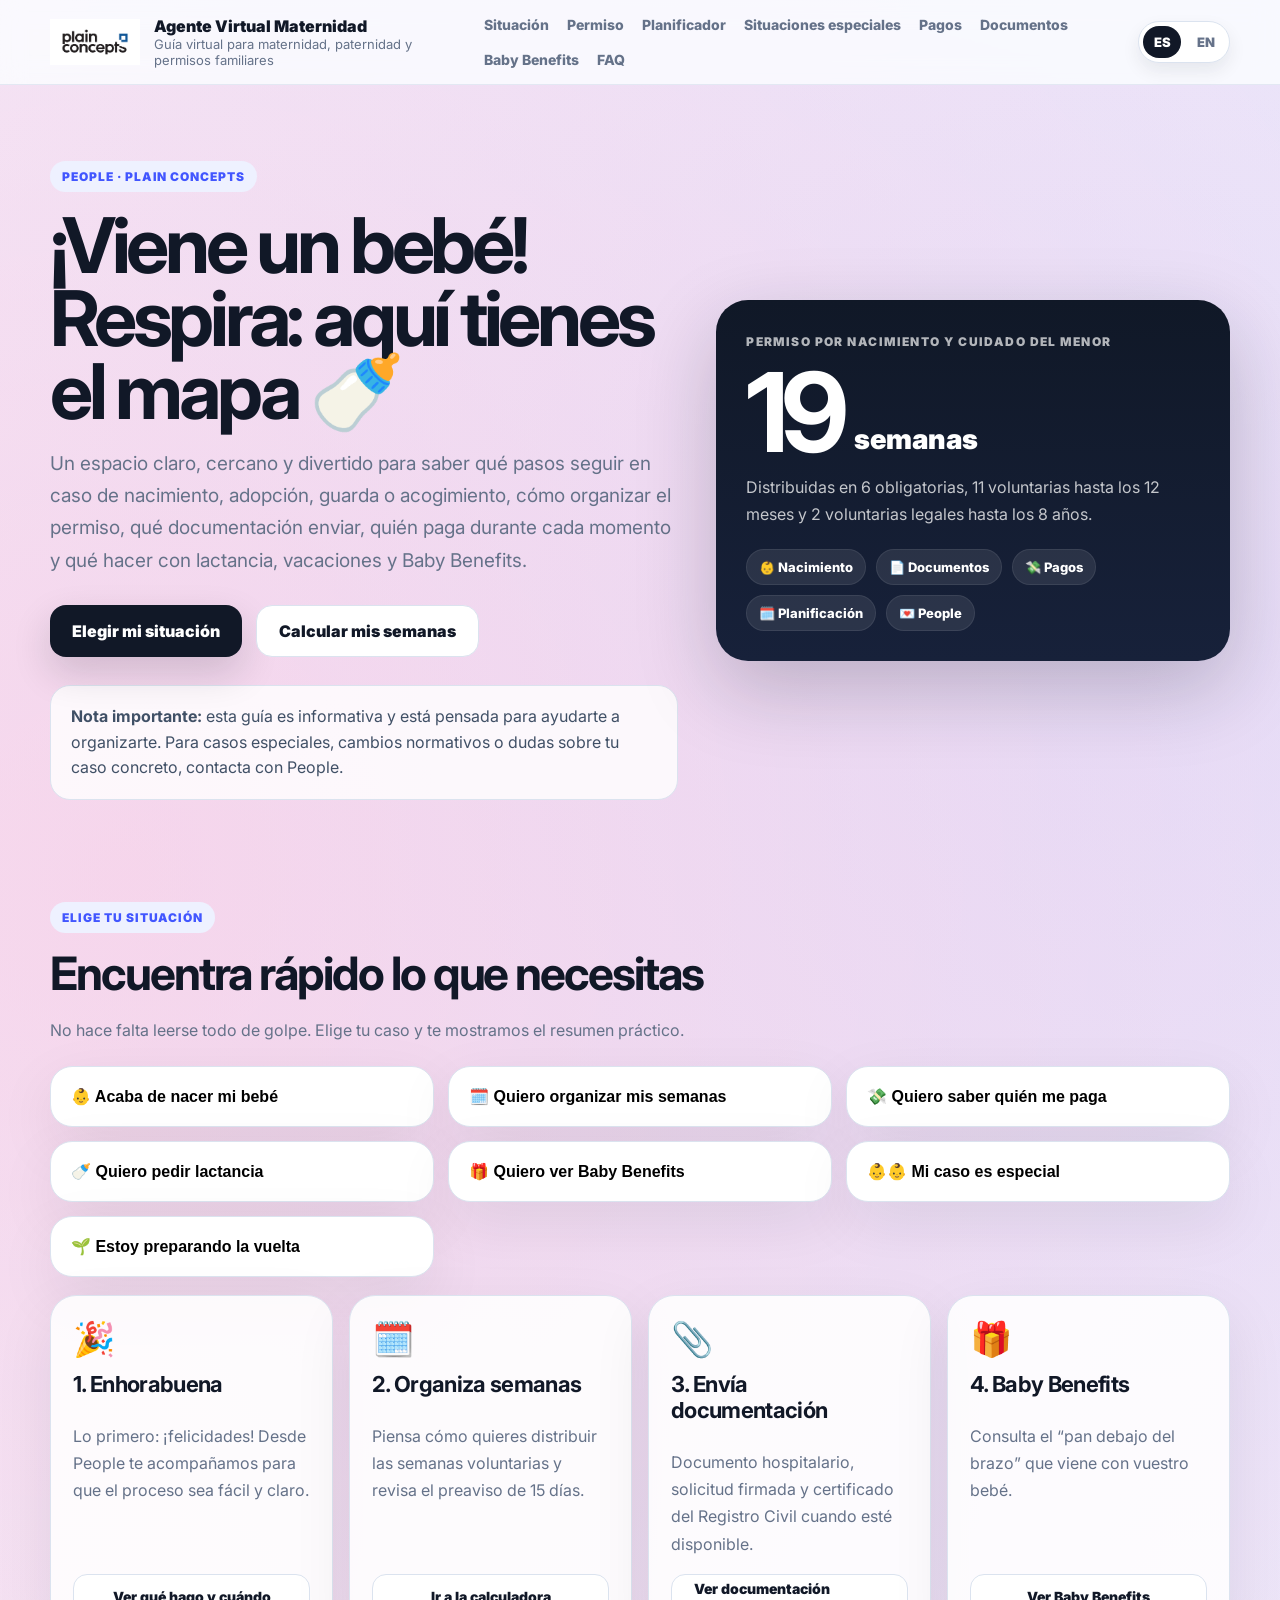
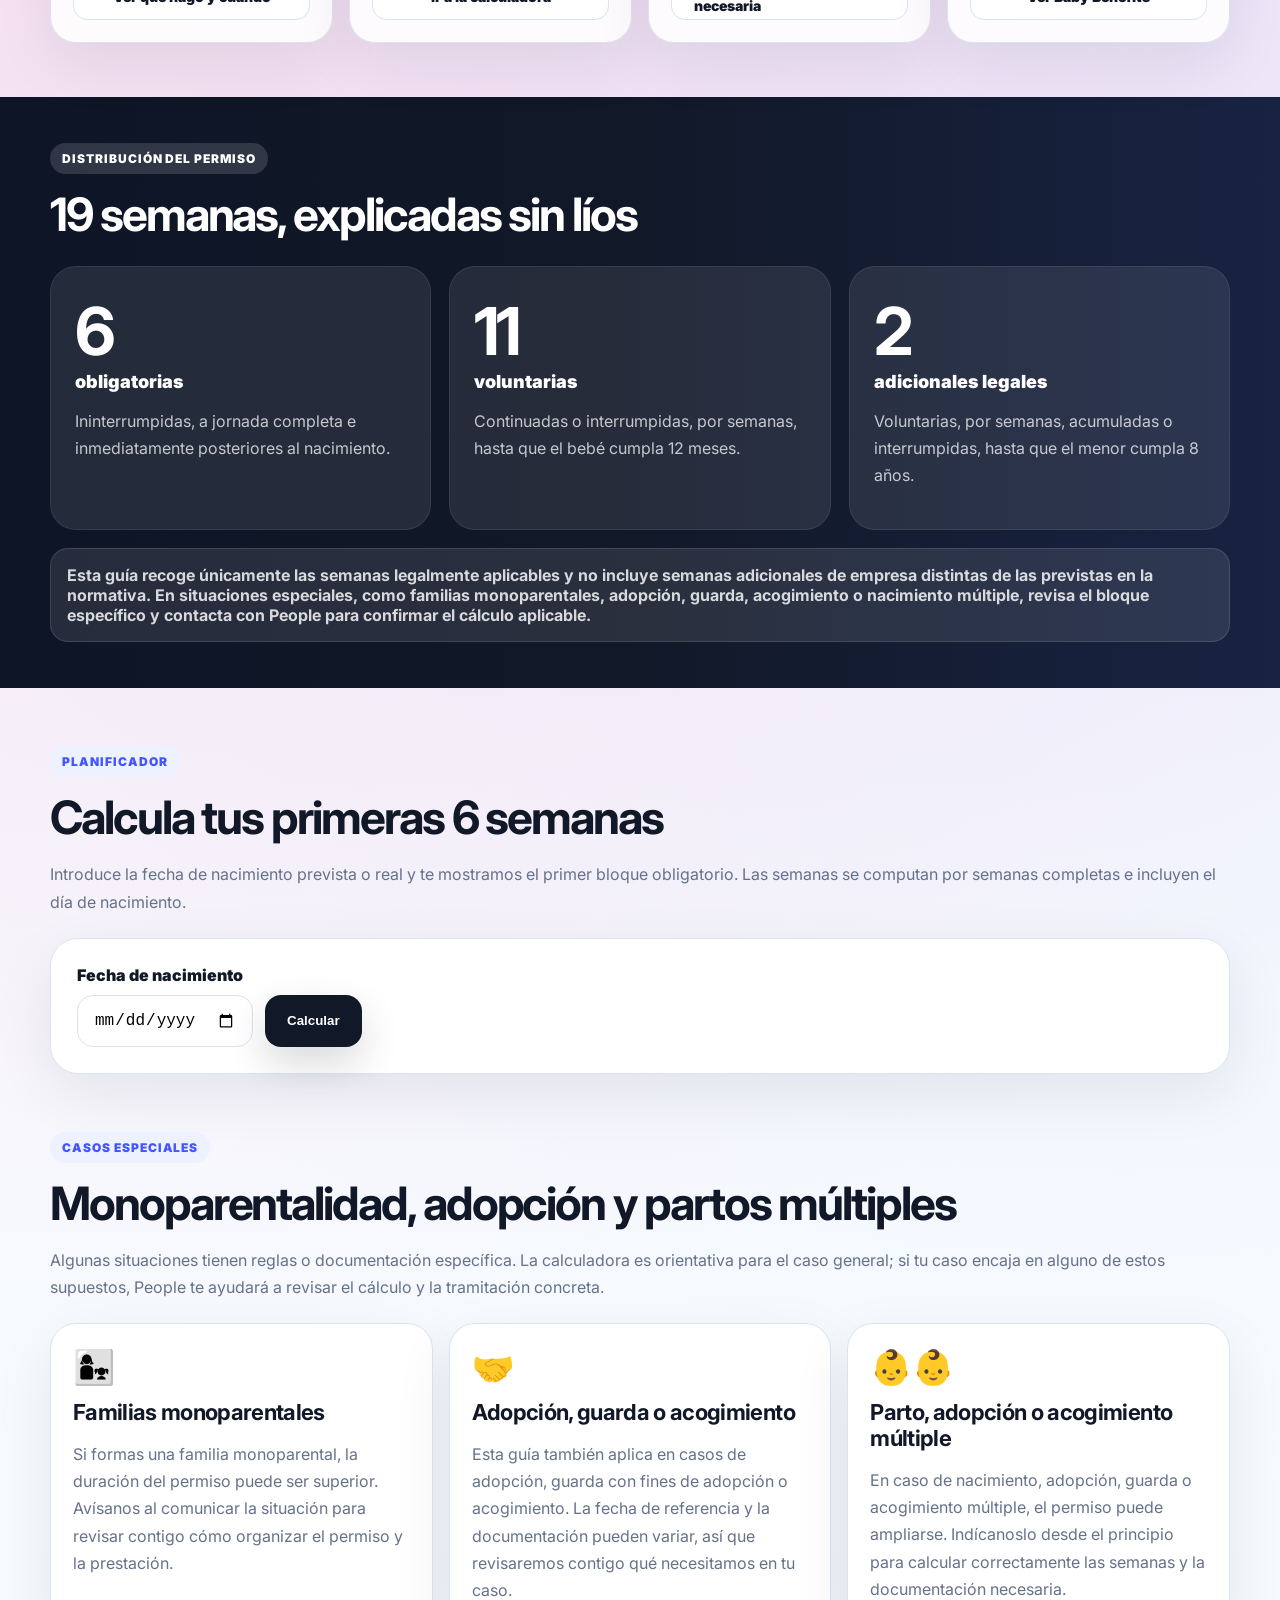
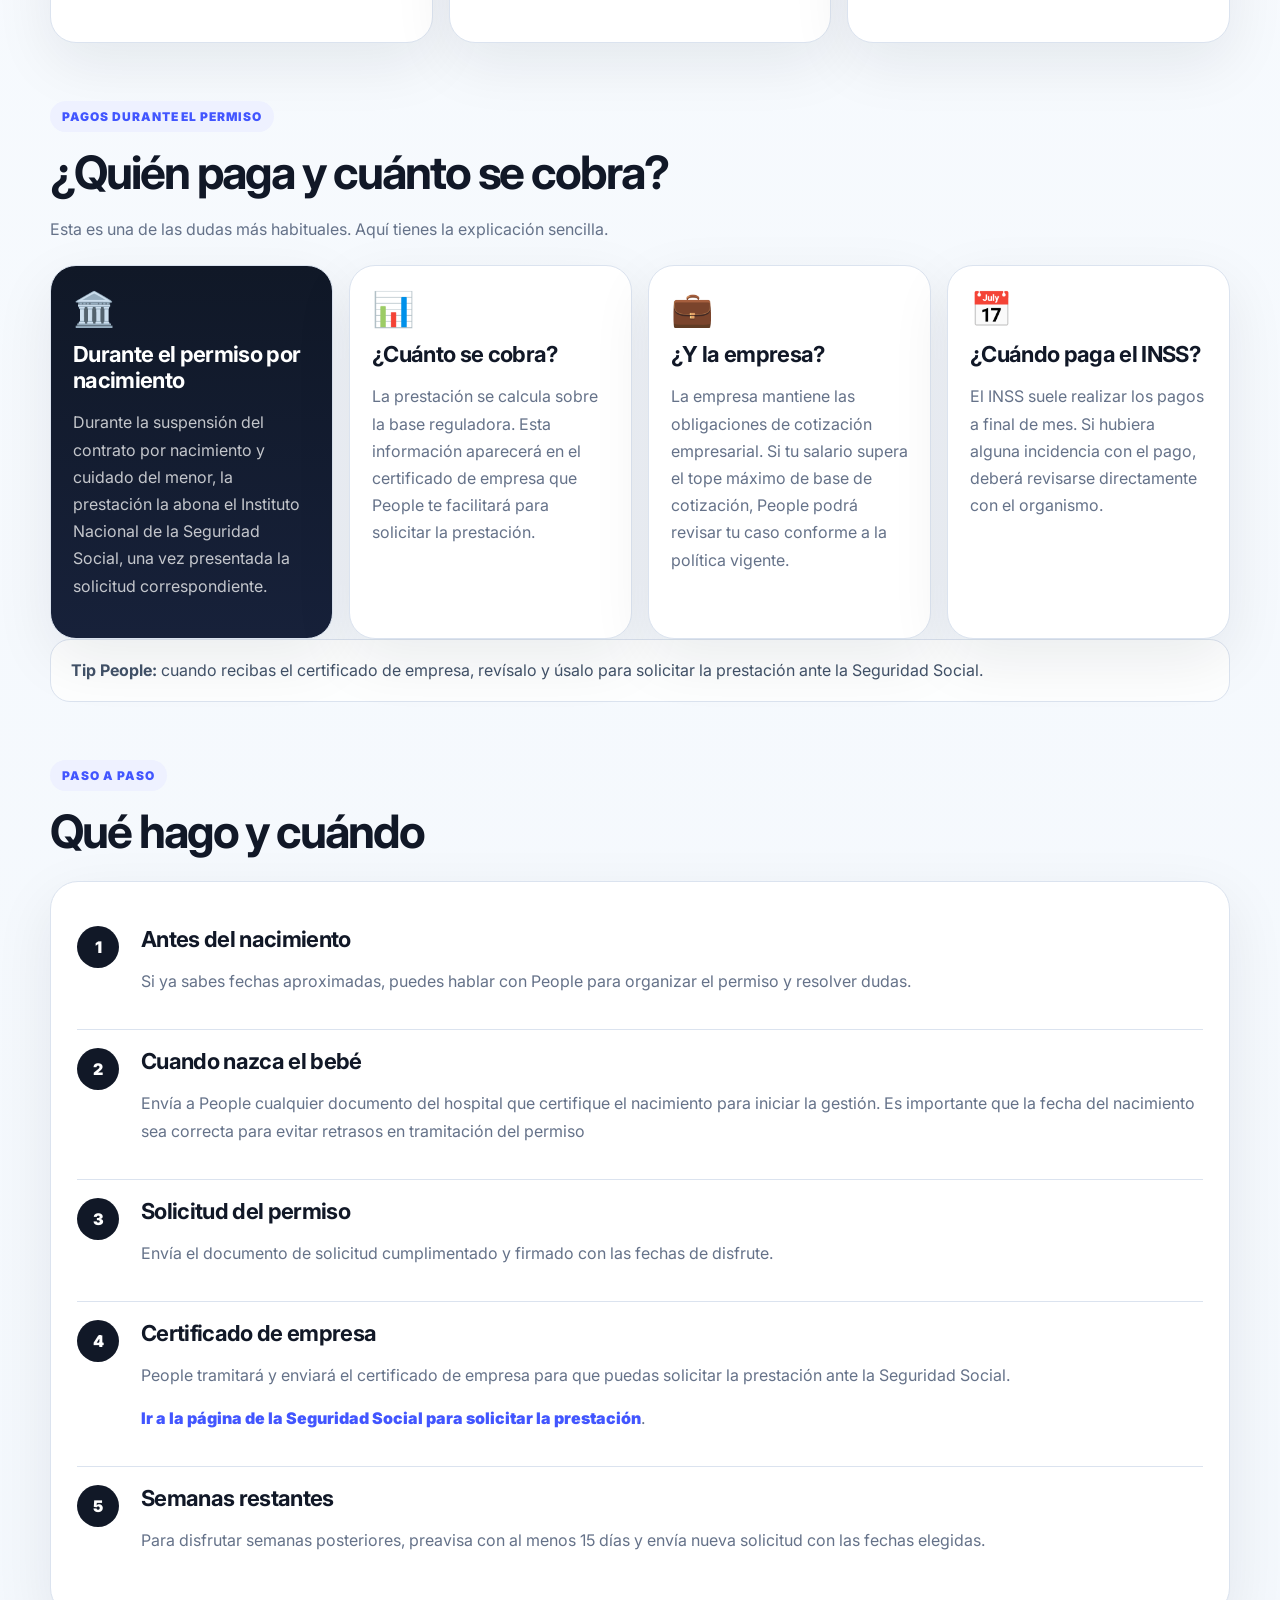
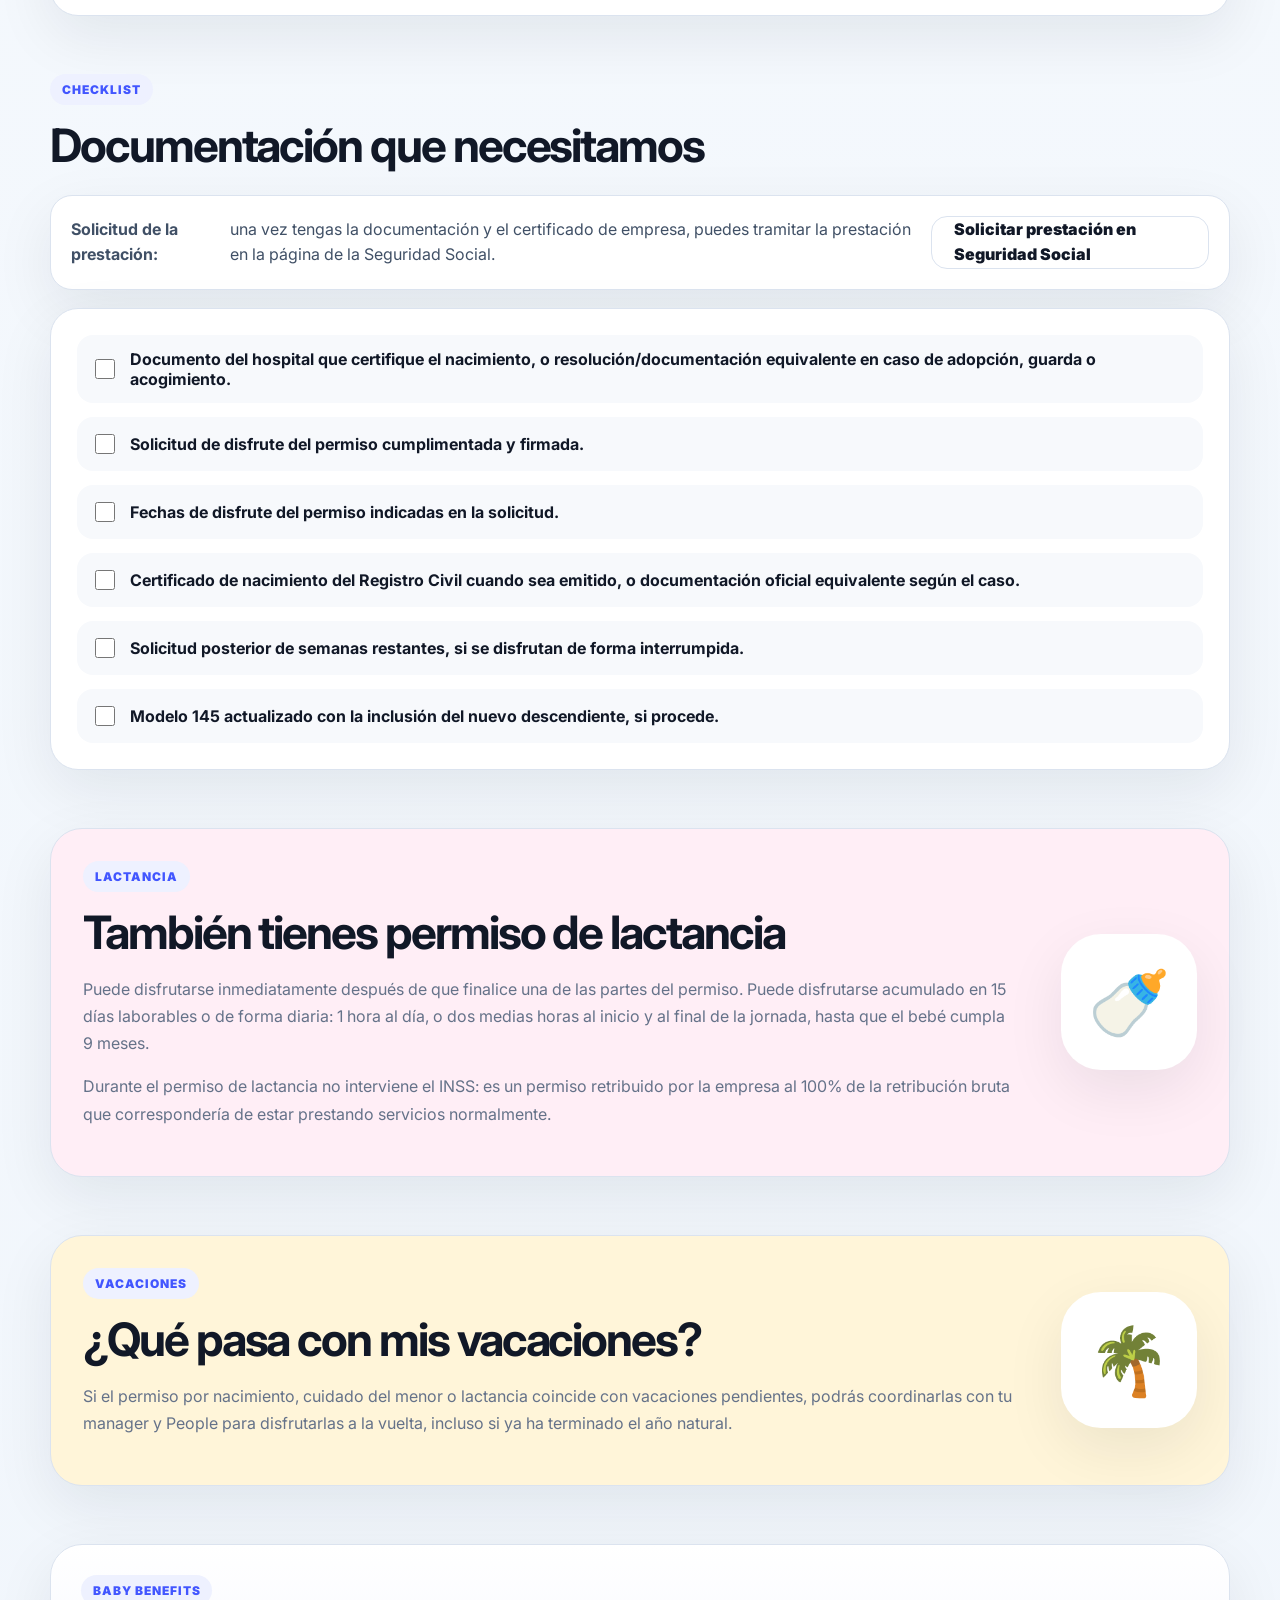
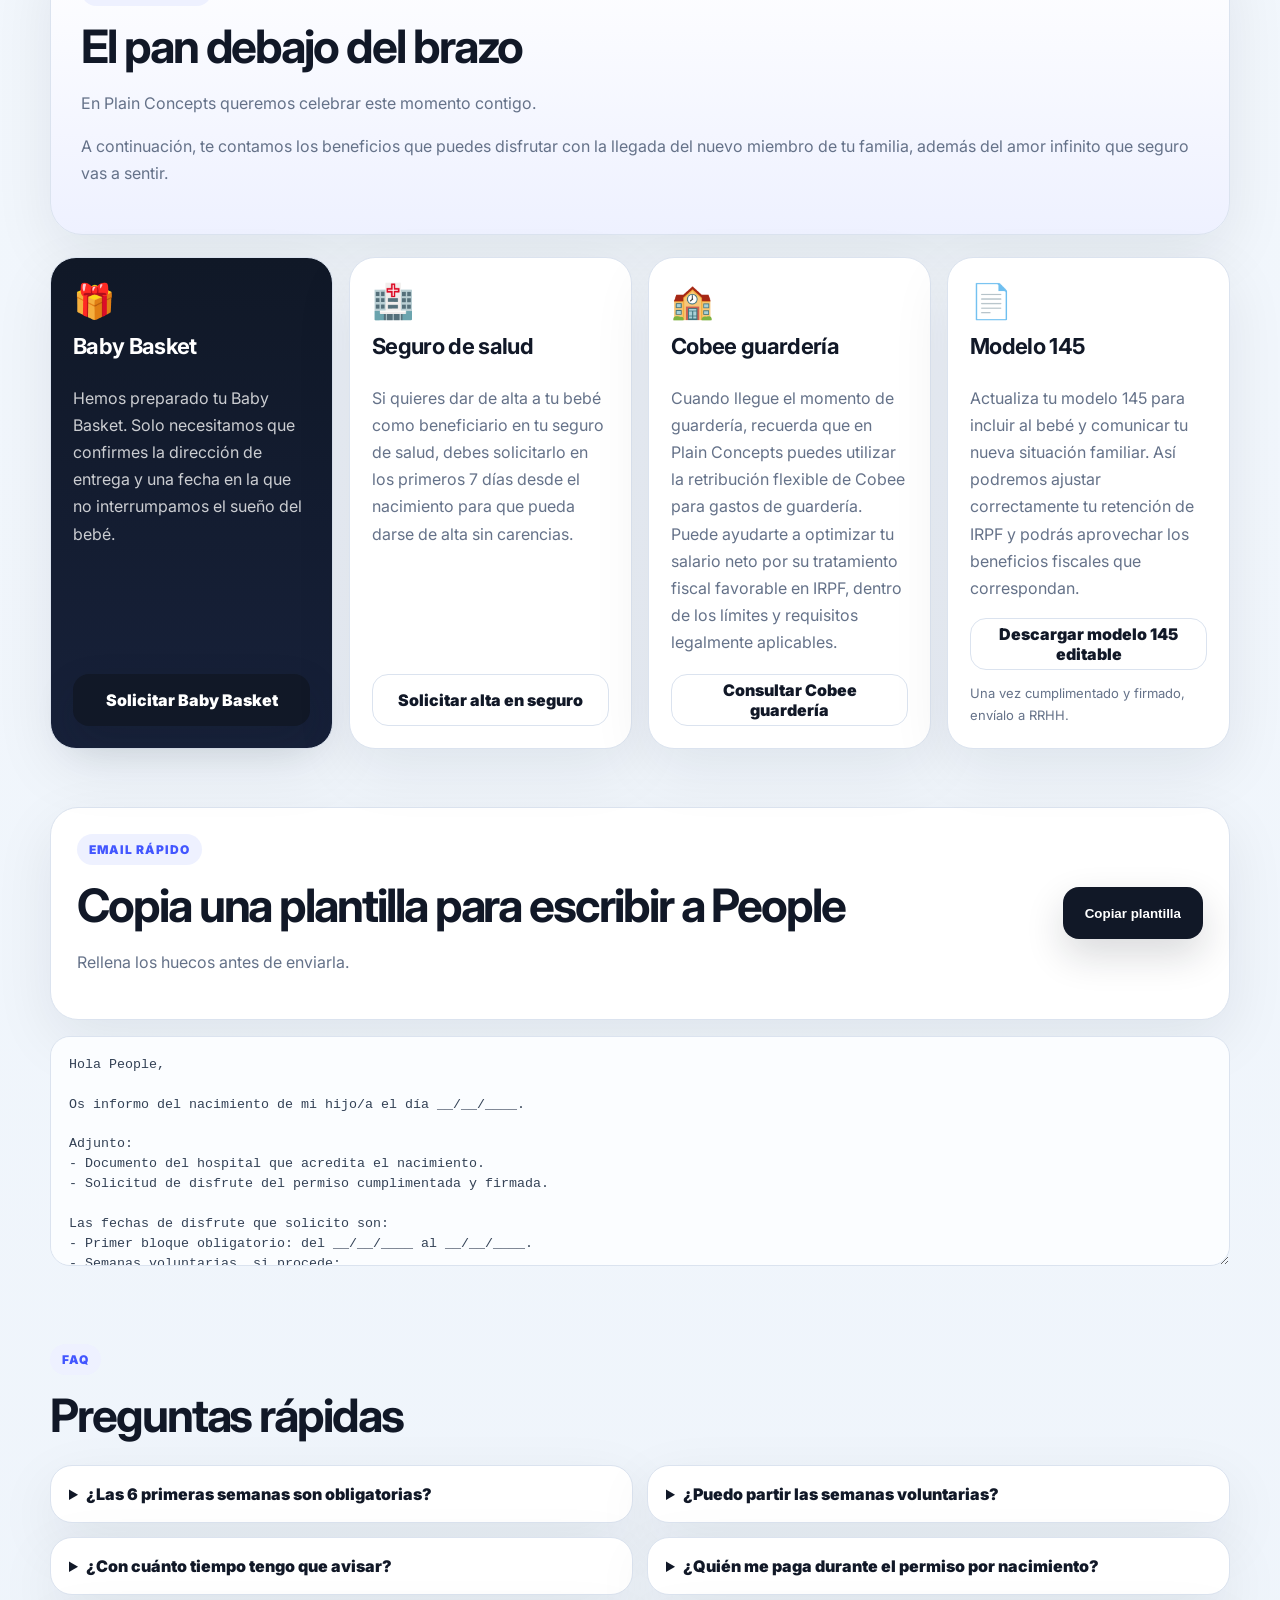
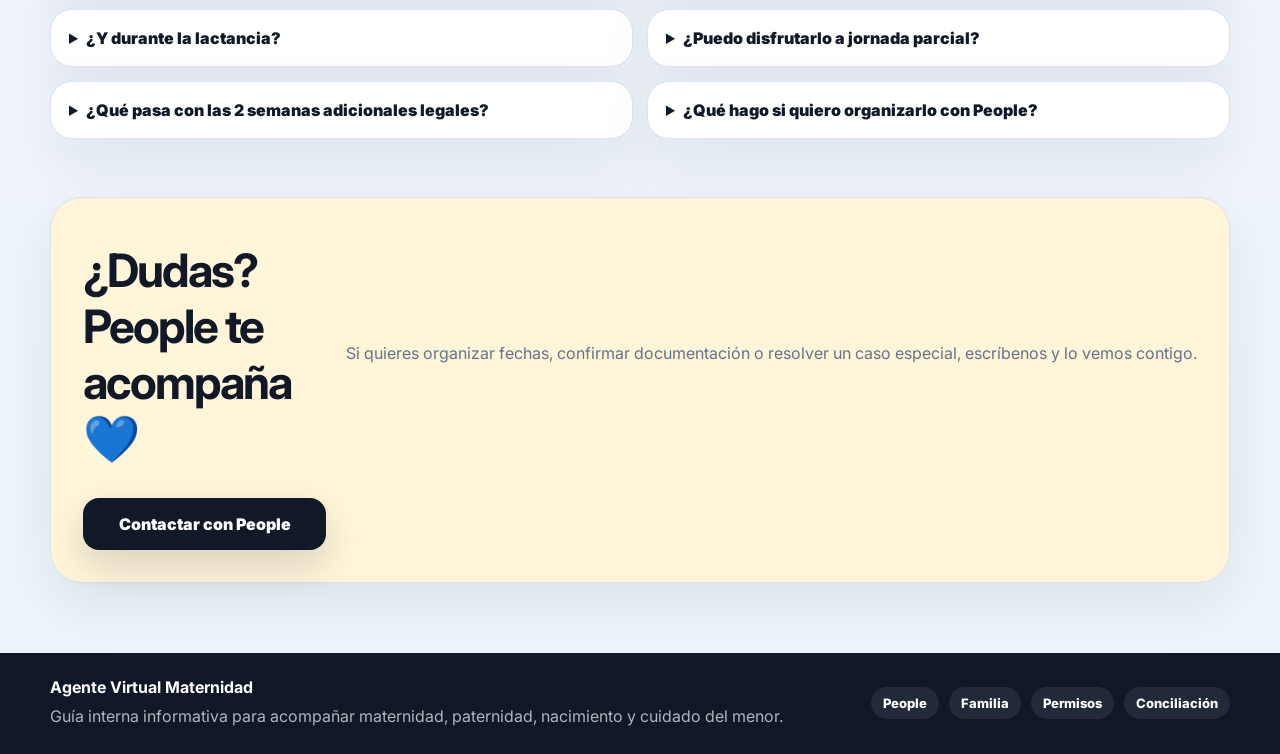
<file: index.html>
<!DOCTYPE html>
<html lang="es">
<head>
  <meta charset="UTF-8" />
  <meta name="viewport" content="width=device-width, initial-scale=1.0" />
  <title>Agente Virtual Maternidad | Plain Concepts</title>
  <link rel="preconnect" href="https://fonts.googleapis.com">
  <link rel="preconnect" href="https://fonts.gstatic.com" crossorigin>
  <link href="https://fonts.googleapis.com/css2?family=Inter:wght@400;500;600;700;800;900&display=swap" rel="stylesheet">
  <link rel="stylesheet" href="style.css" />
</head>
<body>
  <header class="site-header">
    <div class="wrap header-inner">
      <div class="brand">
        <img src='logo-plain-concepts.png' alt='Plain Concepts' class='plain-logo' />
        <div>
          <div class="brand-name">Agente Virtual Maternidad</div>
          <div class="brand-sub">Guía virtual para maternidad, paternidad y permisos familiares</div>
        </div>
      </div>
      <nav class="nav">
        <a href="#situacion">Situación</a>
        <a href="#permisos">Permiso</a>
        <a href="#planner">Planificador</a>
        <a href="#especiales">Situaciones especiales</a>
        <a href="#pagos">Pagos</a>
        <a href="#docs">Documentos</a>
        <a href="#baby-benefits">Baby Benefits</a>
        <a href="#faq">FAQ</a>
      </nav>
      <div class="language-switch" aria-label="Selector de idioma">
        <a class="active" href="index.html">ES</a>
        <a href="en.html">EN</a>
      </div>
    </div>
  </header>

  <main>
    <section class="hero wrap">
      <div class="hero-copy">
        <div class="eyebrow">People · Plain Concepts</div>
        <h1>¡Viene un bebé! Respira: aquí tienes el mapa 🍼</h1>
        <p>
          Un espacio claro, cercano y divertido para saber qué pasos seguir en caso de nacimiento, adopción, guarda o acogimiento,
          cómo organizar el permiso, qué documentación enviar, quién paga durante cada momento y qué hacer
          con lactancia, vacaciones y Baby Benefits.
        </p>
        <div class="hero-actions">
          <a href="#situacion" class="btn primary">Elegir mi situación</a>
          <a href="#planner" class="btn secondary">Calcular mis semanas</a>
        </div>
        <div class="notice">
          <strong>Nota importante:</strong> esta guía es informativa y está pensada para ayudarte a organizarte.
          Para casos especiales, cambios normativos o dudas sobre tu caso concreto, contacta con People.
        </div>
      </div>

      <div class="hero-card">
        <span class="card-kicker">Permiso por nacimiento y cuidado del menor</span>
        <div class="weeks">
          <strong>19</strong>
          <span>semanas</span>
        </div>
        <p>Distribuidas en 6 obligatorias, 11 voluntarias hasta los 12 meses y 2 voluntarias legales hasta los 8 años.</p>
        <div class="pill-row">
          <span>👶 Nacimiento</span>
          <span>📄 Documentos</span>
          <span>💸 Pagos</span>
          <span>🗓️ Planificación</span>
          <span>💌 People</span>
        </div>
      </div>
    </section>

    <section class="wrap selector" id="situacion">
      <div class="section-head">
        <span class="eyebrow">Elige tu situación</span>
        <h2>Encuentra rápido lo que necesitas</h2>
        <p>No hace falta leerse todo de golpe. Elige tu caso y te mostramos el resumen práctico.</p>
      </div>

      <div class="selector-grid">
        <button onclick="showSituation('nacimiento')">👶 Acaba de nacer mi bebé</button>
        <button onclick="showSituation('semanas')">🗓️ Quiero organizar mis semanas</button>
        <button onclick="showSituation('pagos')">💸 Quiero saber quién me paga</button>
        <button onclick="showSituation('lactancia')">🍼 Quiero pedir lactancia</button>
        <button onclick="showSituation('seguro')">🎁 Quiero ver Baby Benefits</button>
        <button onclick="showSituation('especiales')">👶👶 Mi caso es especial</button>
        <button onclick="showSituation('vuelta')">🌱 Estoy preparando la vuelta</button>
      </div>

      <div id="situationResult" class="situation-result hidden"></div>
    </section>

    <section class="wrap quick-cards">
      <article class="quick-card">
        <div class="icon">🎉</div>
        <h3>1. Enhorabuena</h3>
        <p>Lo primero: ¡felicidades! Desde People te acompañamos para que el proceso sea fácil y claro.</p>
        <a href="#que-hago-cuando" class="btn secondary card-btn">Ver qué hago y cuándo</a>
      </article>
      <article class="quick-card">
        <div class="icon">🗓️</div>
        <h3>2. Organiza semanas</h3>
        <p>Piensa cómo quieres distribuir las semanas voluntarias y revisa el preaviso de 15 días.</p>
        <a href="#planner" class="btn secondary card-btn">Ir a la calculadora</a>
      </article>
      <article class="quick-card">
        <div class="icon">📎</div>
        <h3>3. Envía documentación</h3>
        <p>Documento hospitalario, solicitud firmada y certificado del Registro Civil cuando esté disponible.</p>
        <a href="#docs" class="btn secondary card-btn">Ver documentación necesaria</a>
      </article>
      <article class="quick-card">
        <div class="icon">🎁</div>
        <h3>4. Baby Benefits</h3>
        <p>Consulta el “pan debajo del brazo” que viene con vuestro bebé.</p>
        <a href="#baby-benefits" class="btn secondary card-btn">Ver Baby Benefits</a>
      </article>
    </section>

    <section class="band" id="permisos">
      <div class="wrap band-inner">
        <div>
          <span class="eyebrow light">Distribución del permiso</span>
          <h2>19 semanas, explicadas sin líos</h2>
        </div>
        <div class="week-grid">
          <div class="week-card">
            <strong>6</strong>
            <span>obligatorias</span>
            <p>Ininterrumpidas, a jornada completa e inmediatamente posteriores al nacimiento.</p>
          </div>
          <div class="week-card">
            <strong>11</strong>
            <span>voluntarias</span>
            <p>Continuadas o interrumpidas, por semanas, hasta que el bebé cumpla 12 meses.</p>
          </div>
          <div class="week-card">
            <strong>2</strong>
            <span>adicionales legales</span>
            <p>Voluntarias, por semanas, acumuladas o interrumpidas, hasta que el menor cumpla 8 años.</p>
          </div>
        </div>
        <div class="band-note">
          Esta guía recoge únicamente las semanas legalmente aplicables y no incluye semanas adicionales de empresa distintas de las previstas en la normativa. En situaciones especiales, como familias monoparentales, adopción, guarda, acogimiento o nacimiento múltiple, revisa el bloque específico y contacta con People para confirmar el cálculo aplicable.
        </div>
      </div>
    </section>

    <section class="wrap planner" id="planner">
      <div class="section-head">
        <span class="eyebrow">Planificador</span>
        <h2>Calcula tus primeras 6 semanas</h2>
        <p>
          Introduce la fecha de nacimiento prevista o real y te mostramos el primer bloque obligatorio.
          Las semanas se computan por semanas completas e incluyen el día de nacimiento.
        </p>
      </div>

      <div class="planner-card">
        <label for="birthDate">Fecha de nacimiento</label>
        <div class="planner-row">
          <input type="date" id="birthDate" />
          <button class="btn primary" onclick="calculateWeeks()">Calcular</button>
        </div>
        <div id="plannerResult" class="planner-result hidden"></div>
      </div>
    </section>
    <section class="wrap special-cases" id="especiales">
      <div class="section-head">
        <span class="eyebrow">Casos especiales</span>
        <h2>Monoparentalidad, adopción y partos múltiples</h2>
        <p>
          Algunas situaciones tienen reglas o documentación específica. La calculadora es orientativa para el caso general;
          si tu caso encaja en alguno de estos supuestos, People te ayudará a revisar el cálculo y la tramitación concreta.
        </p>
      </div>

      <div class="special-grid">
        <article class="special-card">
          <div class="special-icon">👩‍👧</div>
          <h3>Familias monoparentales</h3>
          <p>
            Si formas una familia monoparental, la duración del permiso puede ser superior. Avísanos al comunicar la situación
            para revisar contigo cómo organizar el permiso y la prestación.
          </p>
        </article>

        <article class="special-card">
          <div class="special-icon">🤝</div>
          <h3>Adopción, guarda o acogimiento</h3>
          <p>
            Esta guía también aplica en casos de adopción, guarda con fines de adopción o acogimiento. La fecha de referencia
            y la documentación pueden variar, así que revisaremos contigo qué necesitamos en tu caso.
          </p>
        </article>

        <article class="special-card">
          <div class="special-icon">👶👶</div>
          <h3>Parto, adopción o acogimiento múltiple</h3>
          <p>
            En caso de nacimiento, adopción, guarda o acogimiento múltiple, el permiso puede ampliarse. Indícanoslo desde el
            principio para calcular correctamente las semanas y la documentación necesaria.
          </p>
        </article>
      </div>
    </section>


    <section class="wrap payments" id="pagos">
      <div class="section-head">
        <span class="eyebrow">Pagos durante el permiso</span>
        <h2>¿Quién paga y cuánto se cobra?</h2>
        <p>Esta es una de las dudas más habituales. Aquí tienes la explicación sencilla.</p>
      </div>

      <div class="payment-grid">
        <article class="payment-card dark">
          <div class="payment-icon">🏛️</div>
          <h3>Durante el permiso por nacimiento</h3>
          <p>Durante la suspensión del contrato por nacimiento y cuidado del menor, la prestación la abona el Instituto Nacional de la Seguridad Social, una vez presentada la solicitud correspondiente.</p>
        </article>
        <article class="payment-card">
          <div class="payment-icon">📊</div>
          <h3>¿Cuánto se cobra?</h3>
          <p>La prestación se calcula sobre la base reguladora. Esta información aparecerá en el certificado de empresa que People te facilitará para solicitar la prestación.</p>
        </article>
        <article class="payment-card">
          <div class="payment-icon">💼</div>
          <h3>¿Y la empresa?</h3>
          <p>La empresa mantiene las obligaciones de cotización empresarial. Si tu salario supera el tope máximo de base de cotización, People podrá revisar tu caso conforme a la política vigente.</p>
        </article>
        <article class="payment-card">
          <div class="payment-icon">📅</div>
          <h3>¿Cuándo paga el INSS?</h3>
          <p>El INSS suele realizar los pagos a final de mes. Si hubiera alguna incidencia con el pago, deberá revisarse directamente con el organismo.</p>
        </article>
      </div>

      <div class="notice">
        <strong>Tip People:</strong> cuando recibas el certificado de empresa, revísalo y úsalo para solicitar la prestación ante la Seguridad Social.
      </div>
    </section>

    <section class="wrap flow-section" id="que-hago-cuando">
      <div class="section-head">
        <span class="eyebrow">Paso a paso</span>
        <h2>Qué hago y cuándo</h2>
      </div>

      <div class="flow">
        <div class="flow-item">
          <div class="dot">1</div>
          <div>
            <h3>Antes del nacimiento</h3>
            <p>Si ya sabes fechas aproximadas, puedes hablar con People para organizar el permiso y resolver dudas.</p>
          </div>
        </div>
        <div class="flow-item">
          <div class="dot">2</div>
          <div>
            <h3>Cuando nazca el bebé</h3>
            <p>Envía a People cualquier documento del hospital que certifique el nacimiento para iniciar la gestión. Es importante que la fecha del nacimiento sea correcta para evitar retrasos en tramitación del permiso</p>
          </div>
        </div>
        <div class="flow-item">
          <div class="dot">3</div>
          <div>
            <h3>Solicitud del permiso</h3>
            <p>Envía el documento de solicitud cumplimentado y firmado con las fechas de disfrute.</p>
          </div>
        </div>
        <div class="flow-item">
          <div class="dot">4</div>
          <div>
            <h3>Certificado de empresa</h3>
            <p>People tramitará y enviará el certificado de empresa para que puedas solicitar la prestación ante la Seguridad Social.</p>
            <p><a class="text-link" href="https://prestaciones.seg-social.es/servicio/prestacion-nacimiento-adopcion-cuidado-menor.html" target="_blank" rel="noopener noreferrer">Ir a la página de la Seguridad Social para solicitar la prestación</a>.</p>
          </div>
        </div>
        <div class="flow-item">
          <div class="dot">5</div>
          <div>
            <h3>Semanas restantes</h3>
            <p>Para disfrutar semanas posteriores, preavisa con al menos 15 días y envía nueva solicitud con las fechas elegidas.</p>
          </div>
        </div>
      </div>
    </section>

    <section class="wrap docs" id="docs">
      <div class="section-head">
        <span class="eyebrow">Checklist</span>
        <h2>Documentación que necesitamos</h2>
      </div>

      <div class="docs-callout">
        <strong>Solicitud de la prestación:</strong> una vez tengas la documentación y el certificado de empresa, puedes tramitar la prestación en la página de la Seguridad Social.
        <a class="btn secondary" href="https://prestaciones.seg-social.es/servicio/prestacion-nacimiento-adopcion-cuidado-menor.html" target="_blank" rel="noopener noreferrer">Solicitar prestación en Seguridad Social</a>
      </div>

      <div class="checklist">
        <label><input type="checkbox"> Documento del hospital que certifique el nacimiento, o resolución/documentación equivalente en caso de adopción, guarda o acogimiento.</label>
        <label><input type="checkbox"> Solicitud de disfrute del permiso cumplimentada y firmada.</label>
        <label><input type="checkbox"> Fechas de disfrute del permiso indicadas en la solicitud.</label>
        <label><input type="checkbox"> Certificado de nacimiento del Registro Civil cuando sea emitido, o documentación oficial equivalente según el caso.</label>
        <label><input type="checkbox"> Solicitud posterior de semanas restantes, si se disfrutan de forma interrumpida.</label>
        <label><input type="checkbox"> Modelo 145 actualizado con la inclusión del nuevo descendiente, si procede.</label>
      </div>
    </section>

    <section class="wrap lactancia">
      <div class="lactancia-card">
        <div>
          <span class="eyebrow">Lactancia</span>
          <h2>También tienes permiso de lactancia</h2>
          <p>
            Puede disfrutarse inmediatamente después de que finalice una de las partes del permiso.
            Puede disfrutarse acumulado en 15 días laborables o de forma diaria: 1 hora al día,
            o dos medias horas al inicio y al final de la jornada, hasta que el bebé cumpla 9 meses.
          </p>
          <p>
            Durante el permiso de lactancia no interviene el INSS: es un permiso retribuido por la empresa
            al 100% de la retribución bruta que correspondería de estar prestando servicios normalmente.
          </p>
        </div>
        <div class="bubble">🍼</div>
      </div>
    </section>

    <section class="wrap holidays">
      <div class="holidays-card">
        <div>
          <span class="eyebrow">Vacaciones</span>
          <h2>¿Qué pasa con mis vacaciones?</h2>
          <p>
            Si el permiso por nacimiento, cuidado del menor o lactancia coincide con vacaciones pendientes,
            podrás coordinarlas con tu manager y People para disfrutarlas a la vuelta, incluso si ya ha terminado el año natural.
          </p>
        </div>
        <div class="bubble">🌴</div>
      </div>
    </section>

    <section class="wrap baby-benefits" id="baby-benefits">
      <div class="section-head">
        <span class="eyebrow">Baby Benefits</span>
        <h2>El pan debajo del brazo</h2>
        <p>En Plain Concepts queremos celebrar este momento contigo.</p>
        <p>
          A continuación, te contamos los beneficios que puedes disfrutar con la llegada del nuevo miembro de tu familia,
          además del amor infinito que seguro vas a sentir.
        </p>
      </div>

      <div class="benefits-grid">
        <article class="benefit-card highlight">
          <div class="benefit-icon">🎁</div>
          <h3>Baby Basket</h3>
          <p>
            Hemos preparado tu Baby Basket. Solo necesitamos que confirmes la dirección de entrega y una fecha en la que
            no interrumpamos el sueño del bebé.
          </p>
          <a class="btn primary" href="mailto:people@plainconcepts.com?subject=Baby Basket - Confirmación de dirección de entrega">Solicitar Baby Basket</a>
        </article>

        <article class="benefit-card">
          <div class="benefit-icon">🏥</div>
          <h3>Seguro de salud</h3>
          <p>
            Si quieres dar de alta a tu bebé como beneficiario en tu seguro de salud, debes solicitarlo en los primeros
            7 días desde el nacimiento para que pueda darse de alta sin carencias.
          </p>
          <a class="btn secondary" href="mailto:seguromedicoplainconcepts@isalud.com?subject=Alta bebé seguro de salud">Solicitar alta en seguro</a>
        </article>

        <article class="benefit-card">
          <div class="benefit-icon">🏫</div>
          <h3>Cobee guardería</h3>
          <p>
            Cuando llegue el momento de guardería, recuerda que en Plain Concepts puedes utilizar la retribución flexible
            de Cobee para gastos de guardería. Puede ayudarte a optimizar tu salario neto por su tratamiento fiscal favorable
            en IRPF, dentro de los límites y requisitos legalmente aplicables.
          </p>
          <a class="btn secondary" href="mailto:people@plainconcepts.com?subject=Consulta Cobee guardería">Consultar Cobee guardería</a>
        </article>

        <article class="benefit-card">
          <div class="benefit-icon">📄</div>
          <h3>Modelo 145</h3>
          <p>
            Actualiza tu modelo 145 para incluir al bebé y comunicar tu nueva situación familiar. Así podremos ajustar
            correctamente tu retención de IRPF y podrás aprovechar los beneficios fiscales que correspondan.
          </p>
          <a class="btn secondary" href="https://sede.agenciatributaria.gob.es/static_files/Sede/Procedimiento_ayuda/G603/mod145_es_es.pdf" target="_blank" rel="noopener noreferrer">Descargar modelo 145 editable</a>
          <p class="small-note">Una vez cumplimentado y firmado, envíalo a RRHH.</p>
        </article>
      </div>
    </section>

    <section class="wrap email-helper">
      <div class="email-card">
        <div>
          <span class="eyebrow">Email rápido</span>
          <h2>Copia una plantilla para escribir a People</h2>
          <p>Rellena los huecos antes de enviarla.</p>
        </div>
        <button class="btn primary" onclick="copyEmailTemplate()">Copiar plantilla</button>
      </div>
      <textarea id="emailTemplate" class="email-template" readonly>Hola People,

Os informo del nacimiento de mi hijo/a el día __/__/____.

Adjunto:
- Documento del hospital que acredita el nacimiento.
- Solicitud de disfrute del permiso cumplimentada y firmada.

Las fechas de disfrute que solicito son:
- Primer bloque obligatorio: del __/__/____ al __/__/____.
- Semanas voluntarias, si procede: __________________________.

Cuando tenga disponible el certificado de nacimiento del Registro Civil, os lo haré llegar.

Gracias.</textarea>
      <p id="copyStatus" class="copy-status"></p>
    </section>

    <section class="wrap faq" id="faq">
      <div class="section-head">
        <span class="eyebrow">FAQ</span>
        <h2>Preguntas rápidas</h2>
      </div>

      <div class="faq-grid">
        <details><summary>¿Las 6 primeras semanas son obligatorias?</summary><p>Sí. Deben disfrutarse inmediatamente desde el nacimiento, de forma ininterrumpida y a jornada completa.</p></details>
        <details><summary>¿Puedo partir las semanas voluntarias?</summary><p>Sí, las 11 semanas voluntarias pueden disfrutarse de forma continuada o interrumpida, en periodos semanales, hasta que el hijo/a cumpla 12 meses.</p></details>
        <details><summary>¿Con cuánto tiempo tengo que avisar?</summary><p>El disfrute de cada periodo semanal o acumulación de periodos debe comunicarse a la empresa con una antelación mínima de 15 días.</p></details>
        <details><summary>¿Quién me paga durante el permiso por nacimiento?</summary><p>Durante la suspensión del contrato, la prestación la abona el INSS. People te facilitará el certificado de empresa para solicitarla.</p></details>
        <details><summary>¿Y durante la lactancia?</summary><p>Durante el permiso de lactancia no interviene el INSS. Es un permiso retribuido por la empresa.</p></details>
        <details><summary>¿Puedo disfrutarlo a jornada parcial?</summary><p>El disfrute a jornada parcial requiere acuerdo entre la empresa y la persona trabajadora.</p></details>
        <details><summary>¿Qué pasa con las 2 semanas adicionales legales?</summary><p>Pueden disfrutarse en periodos semanales, de forma acumulada o interrumpida, hasta que el menor cumpla 8 años.</p></details>
        <details><summary>¿Qué hago si quiero organizarlo con People?</summary><p>Escríbenos y organizamos una llamada para revisar fechas, documentación y dudas concretas.</p></details>
      </div>
    </section>

    <section class="wrap cta">
      <h2>¿Dudas? People te acompaña 💙</h2>
      <p>Si quieres organizar fechas, confirmar documentación o resolver un caso especial, escríbenos y lo vemos contigo.</p>
      <a class="btn primary" href="mailto:people@plainconcepts.com">Contactar con People</a>
    </section>
  </main>

  <footer class="site-footer">
    <div class="wrap footer-inner">
      <div>
        <strong>Agente Virtual Maternidad</strong>
        <p>Guía interna informativa para acompañar maternidad, paternidad, nacimiento y cuidado del menor.</p>
      </div>
      <div class="footer-tags">
        <span>People</span><span>Familia</span><span>Permisos</span><span>Conciliación</span>
      </div>
    </div>
  </footer>

  <script src="script.js"></script>
</body>
</html>
</file>
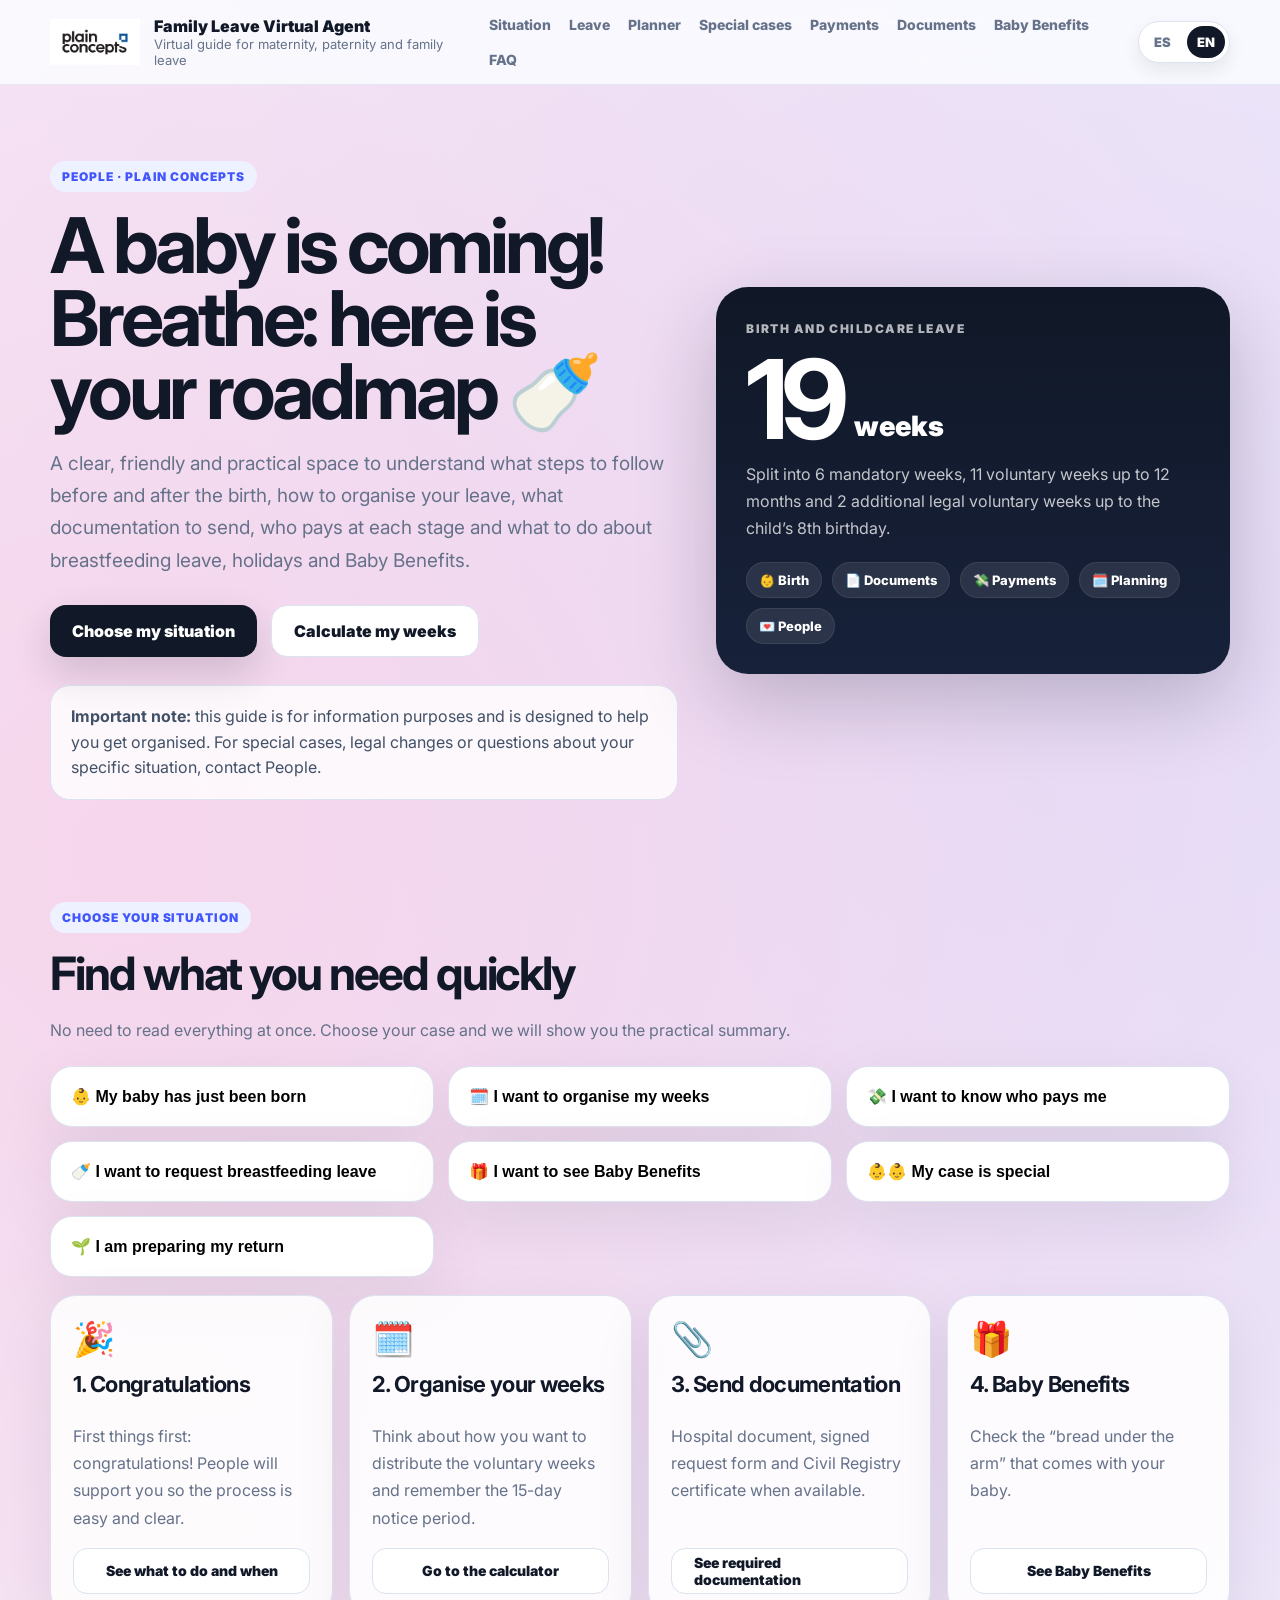
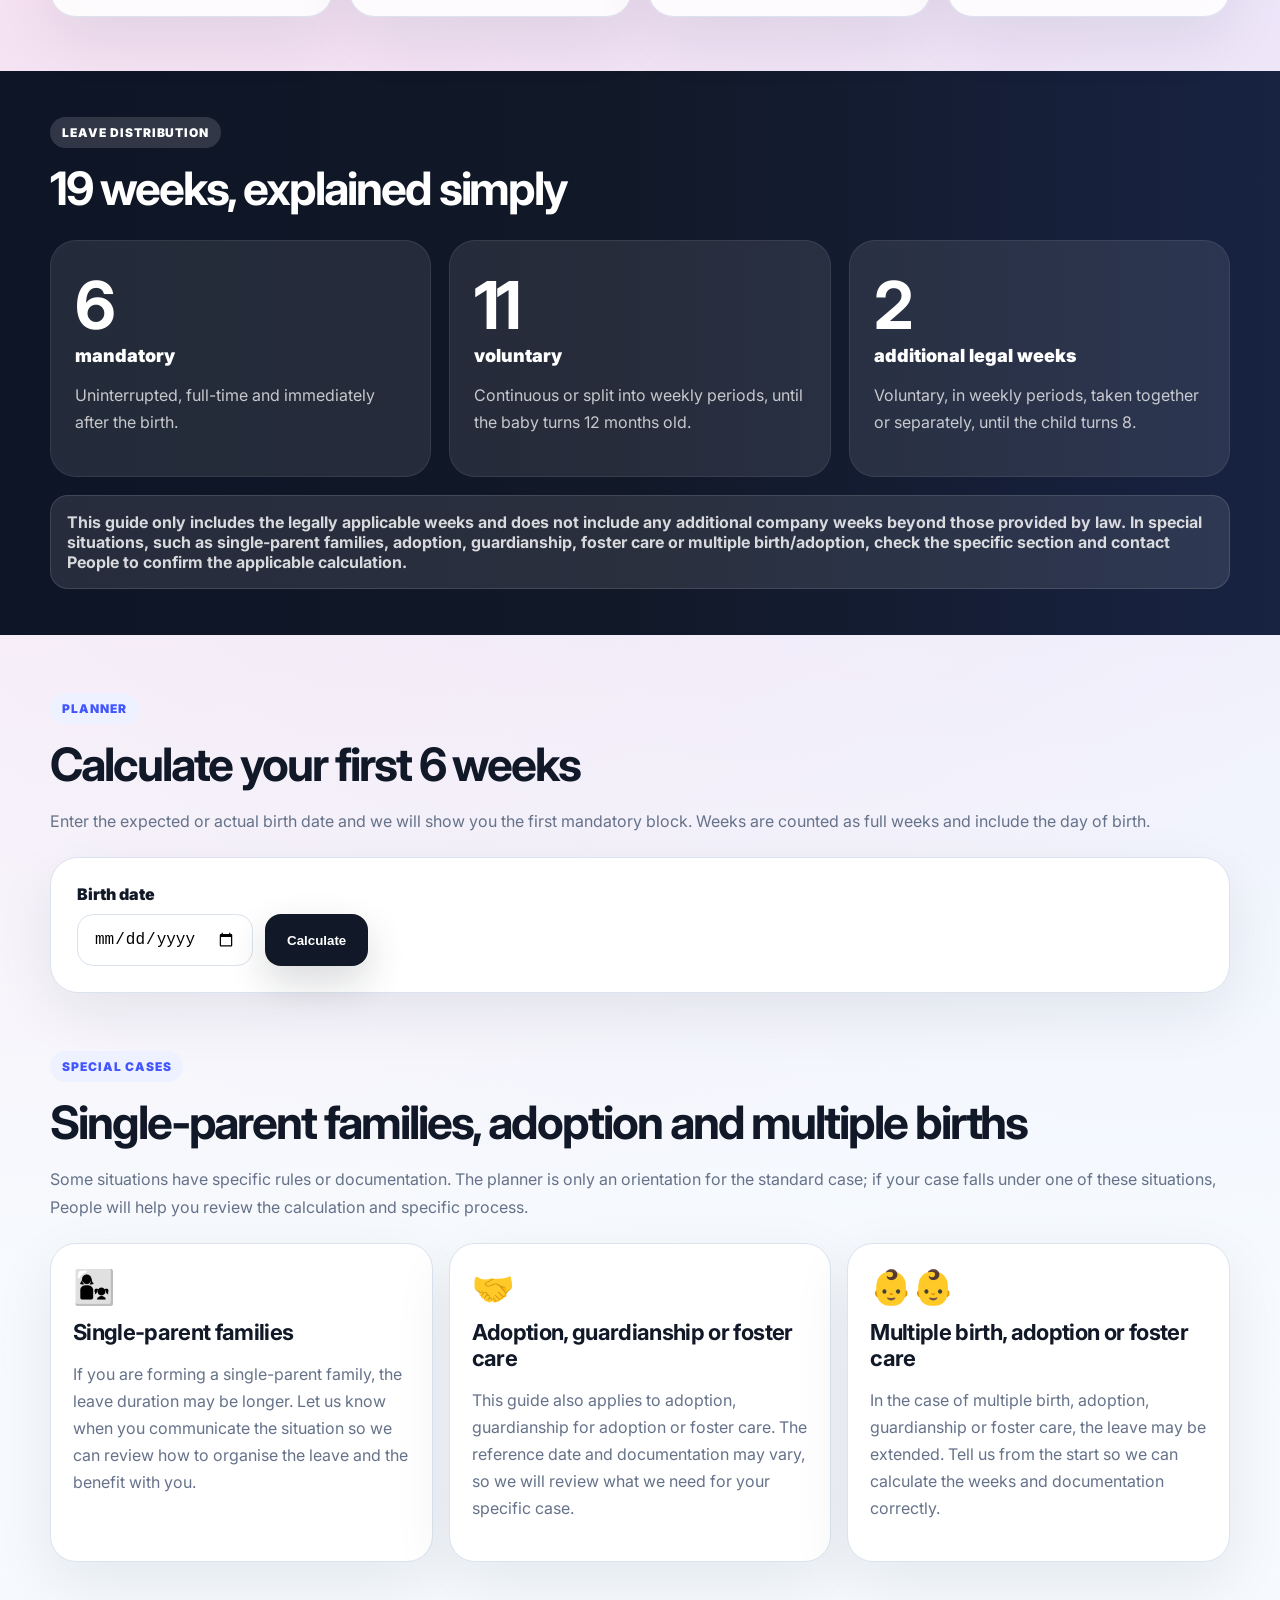
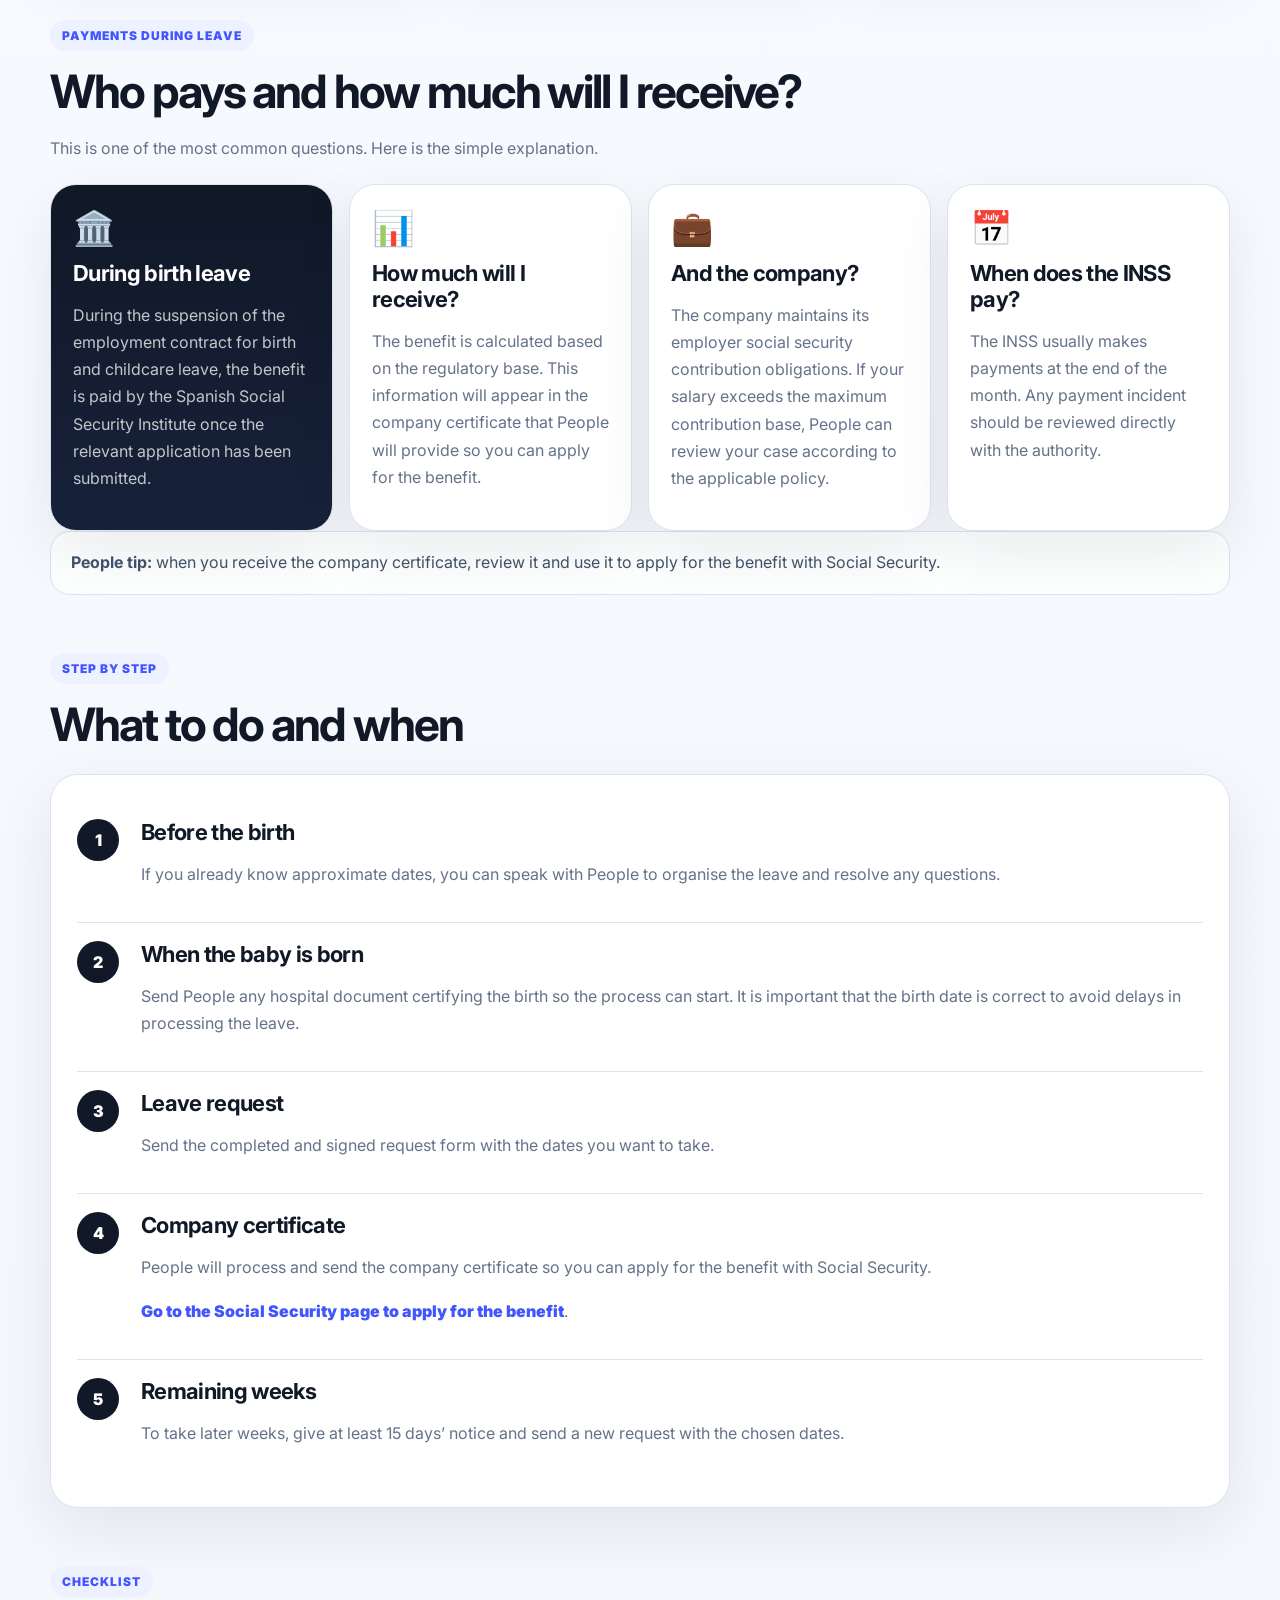
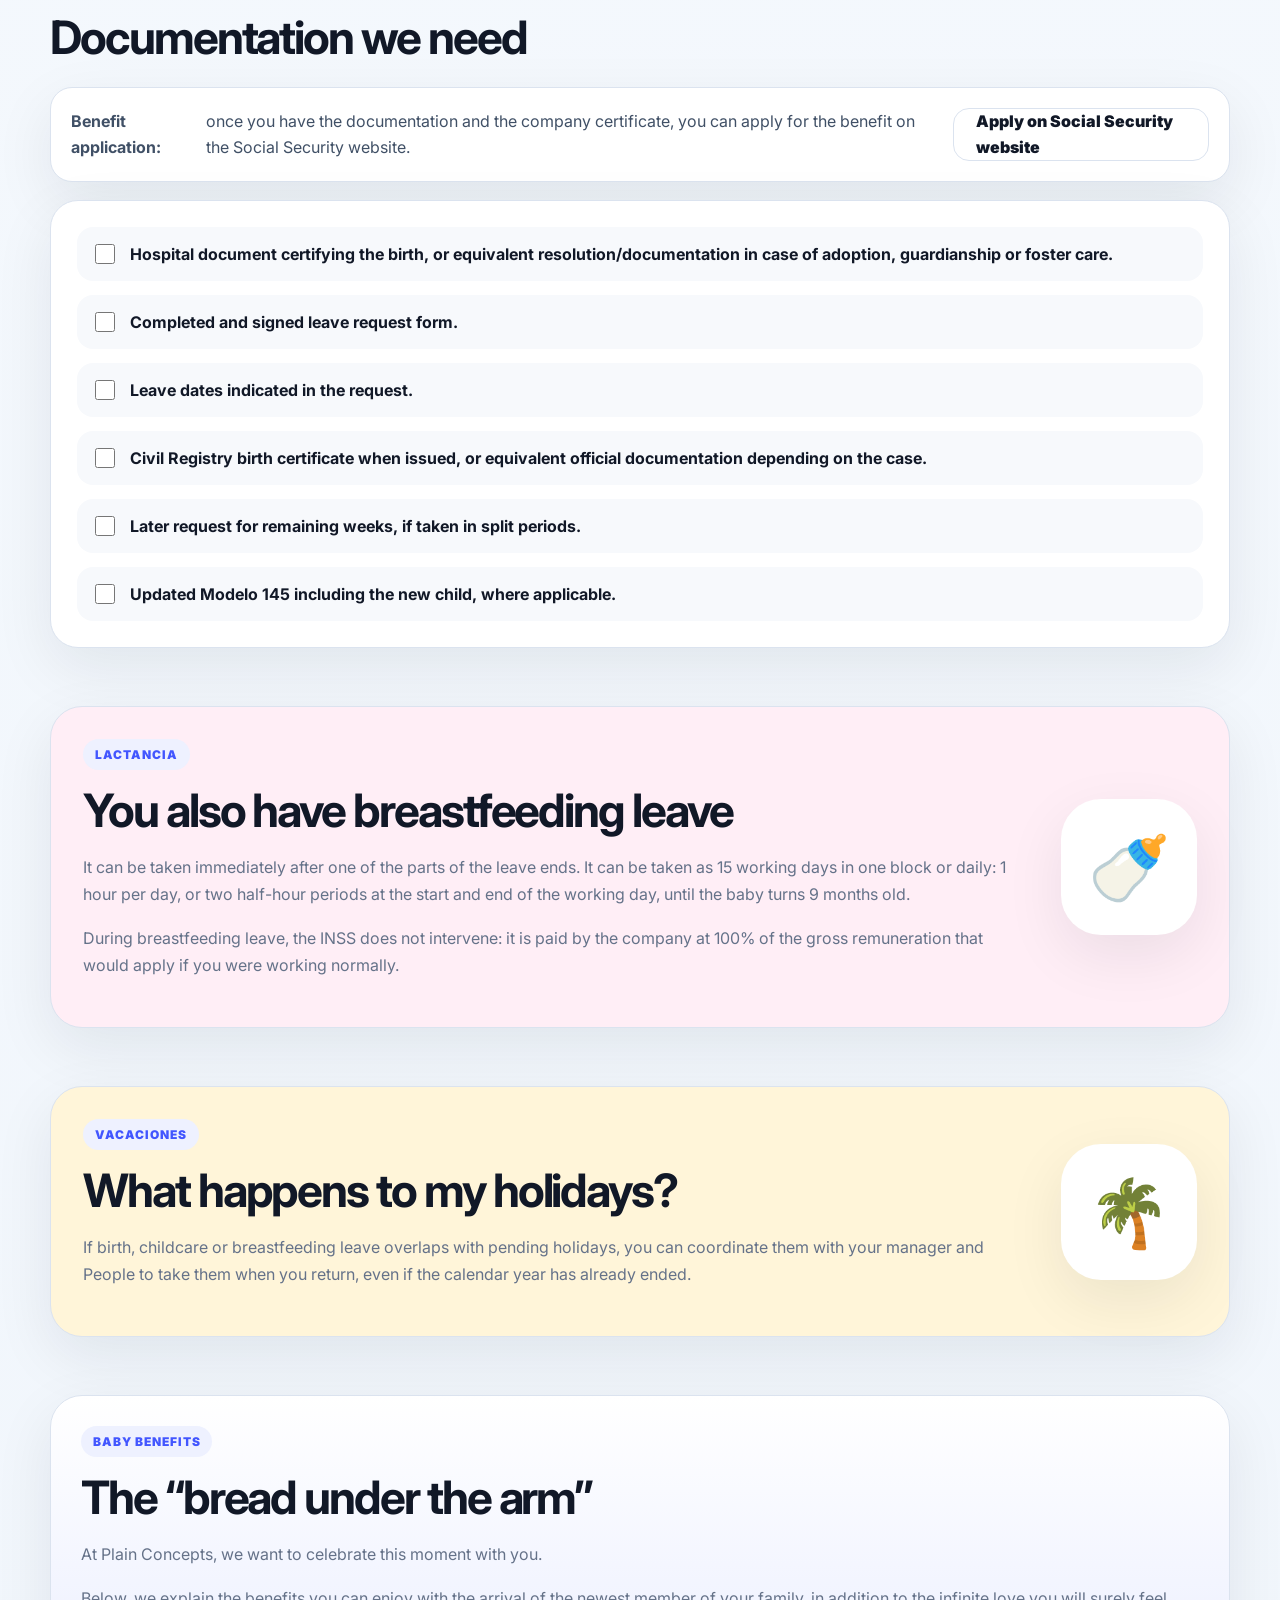
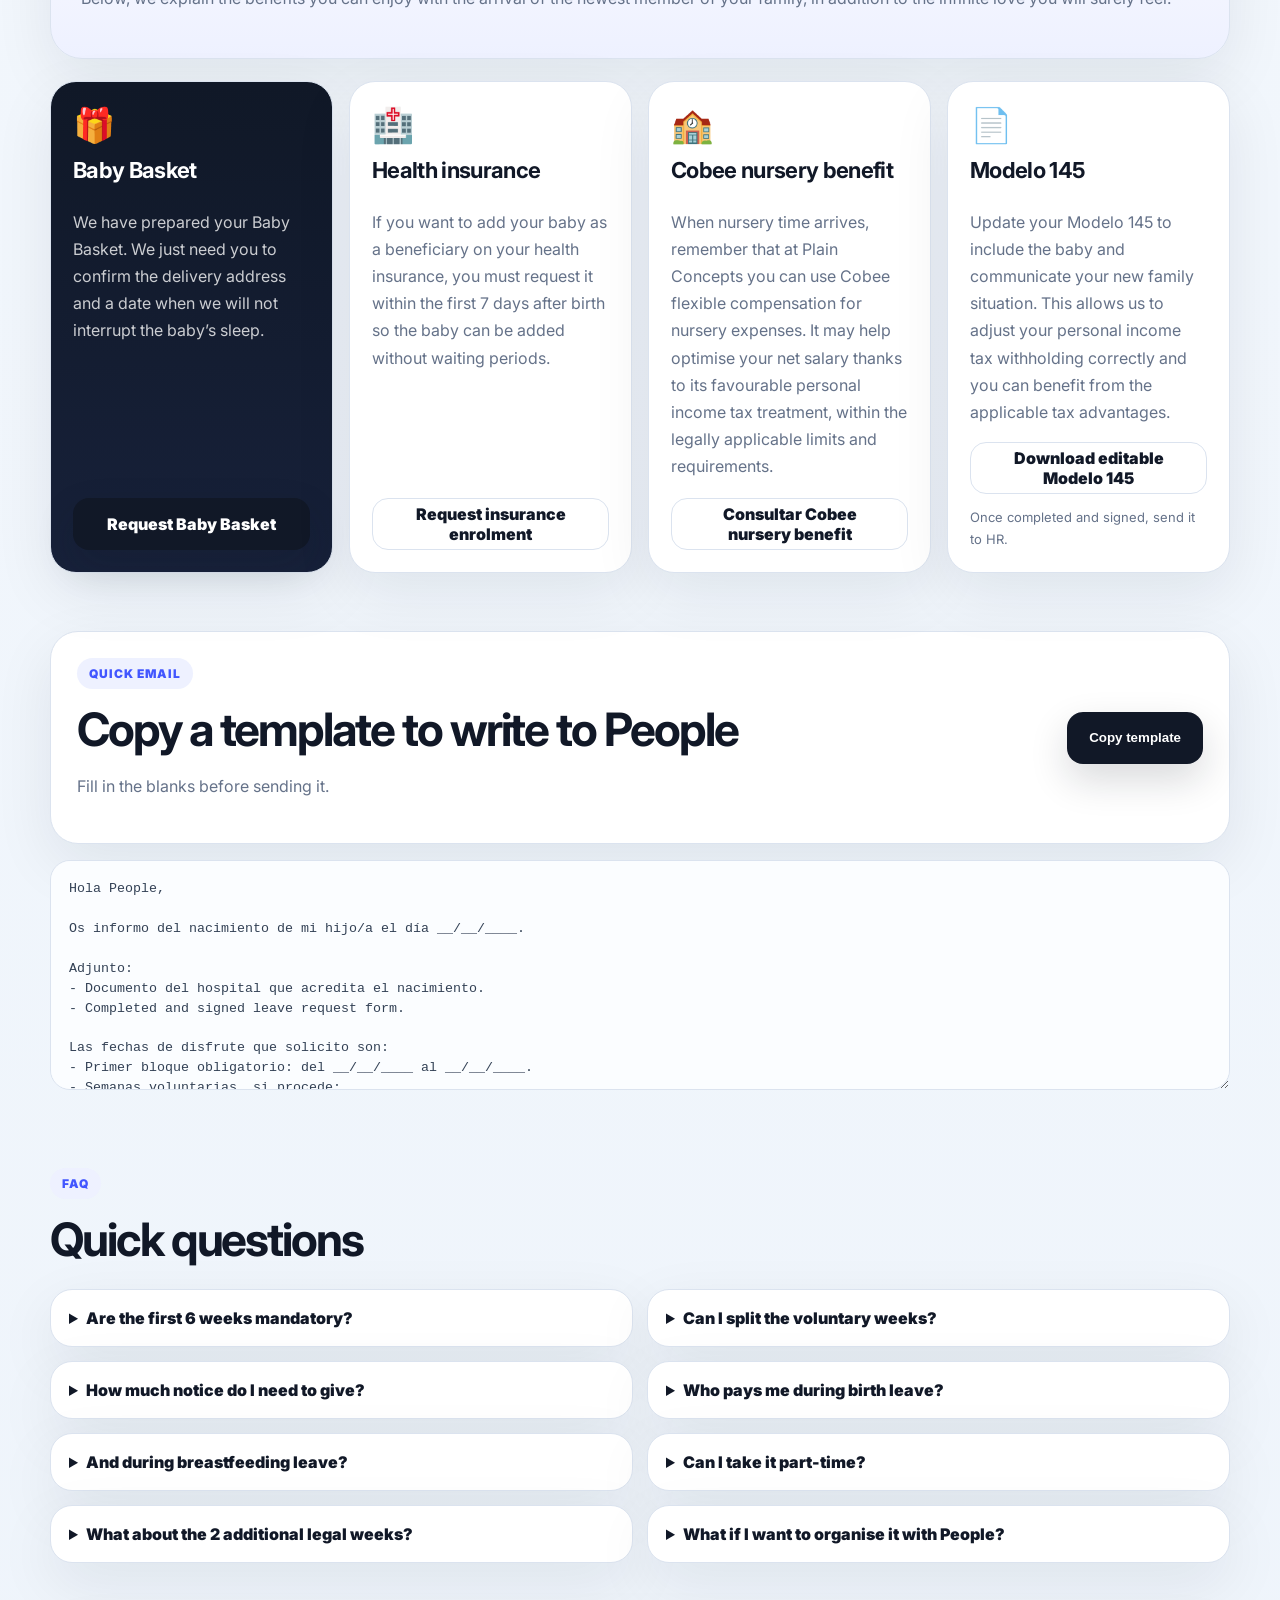
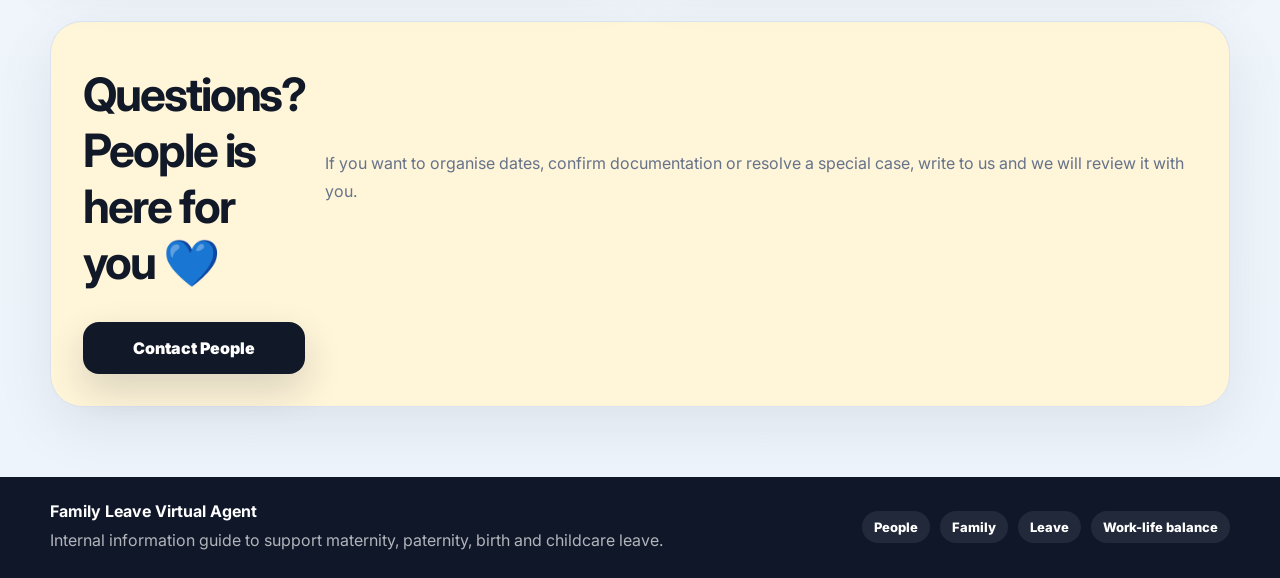
<file: en.html>
<!DOCTYPE html>
<html lang="en">
<head>
  <meta charset="UTF-8" />
  <meta name="viewport" content="width=device-width, initial-scale=1.0" />
  <title>Family Leave Virtual Agent | Plain Concepts</title>
  <link rel="preconnect" href="https://fonts.googleapis.com">
  <link rel="preconnect" href="https://fonts.gstatic.com" crossorigin>
  <link href="https://fonts.googleapis.com/css2?family=Inter:wght@400;500;600;700;800;900&display=swap" rel="stylesheet">
  <link rel="stylesheet" href="style.css" />
</head>
<body>
  <header class="site-header">
    <div class="wrap header-inner">
      <div class="brand">
        <img src='logo-plain-concepts.png' alt='Plain Concepts' class='plain-logo' />
        <div>
          <div class="brand-name">Family Leave Virtual Agent</div>
          <div class="brand-sub">Virtual guide for maternity, paternity and family leave</div>
        </div>
      </div>
      <nav class="nav">
        <a href="#situacion">Situation</a>
        <a href="#permisos">Leave</a>
        <a href="#planner">Planner</a>
        <a href="#especiales">Special cases</a>
        <a href="#pagos">Payments</a>
        <a href="#docs">Documents</a>
        <a href="#baby-benefits">Baby Benefits</a>
        <a href="#faq">FAQ</a>
      </nav>
      <div class="language-switch" aria-label="Language selector">
        <a href="index.html">ES</a>
        <a class="active" href="en.html">EN</a>
      </div>
    </div>
  </header>

  <main>
    <section class="hero wrap">
      <div class="hero-copy">
        <div class="eyebrow">People · Plain Concepts</div>
        <h1>A baby is coming! Breathe: here is your roadmap 🍼</h1>
        <p>
          A clear, friendly and practical space to understand what steps to follow before and after the birth,
          how to organise your leave, what documentation to send, who pays at each stage and what to do
          about breastfeeding leave, holidays and Baby Benefits.
        </p>
        <div class="hero-actions">
          <a href="#situacion" class="btn primary">Choose my situation</a>
          <a href="#planner" class="btn secondary">Calculate my weeks</a>
        </div>
        <div class="notice">
          <strong>Important note:</strong> this guide is for information purposes and is designed to help you get organised.
          For special cases, legal changes or questions about your specific situation, contact People.
        </div>
      </div>

      <div class="hero-card">
        <span class="card-kicker">Birth and childcare leave</span>
        <div class="weeks">
          <strong>19</strong>
          <span>weeks</span>
        </div>
        <p>Split into 6 mandatory weeks, 11 voluntary weeks up to 12 months and 2 additional legal voluntary weeks up to the child’s 8th birthday.</p>
        <div class="pill-row">
          <span>👶 Birth</span>
          <span>📄 Documents</span>
          <span>💸 Payments</span>
          <span>🗓️ Planning</span>
          <span>💌 People</span>
        </div>
      </div>
    </section>

    <section class="wrap selector" id="situacion">
      <div class="section-head">
        <span class="eyebrow">Choose your situation</span>
        <h2>Find what you need quickly</h2>
        <p>No need to read everything at once. Choose your case and we will show you the practical summary.</p>
      </div>

      <div class="selector-grid">
        <button onclick="showSituation('nacimiento')">👶 My baby has just been born</button>
        <button onclick="showSituation('semanas')">🗓️ I want to organise my weeks</button>
        <button onclick="showSituation('pagos')">💸 I want to know who pays me</button>
        <button onclick="showSituation('lactancia')">🍼 I want to request breastfeeding leave</button>
        <button onclick="showSituation('seguro')">🎁 I want to see Baby Benefits</button>
        <button onclick="showSituation('especiales')">👶👶 My case is special</button>
        <button onclick="showSituation('vuelta')">🌱 I am preparing my return</button>
      </div>

      <div id="situationResult" class="situation-result hidden"></div>
    </section>

    <section class="wrap quick-cards">
      <article class="quick-card">
        <div class="icon">🎉</div>
        <h3>1. Congratulations</h3>
        <p>First things first: congratulations! People will support you so the process is easy and clear.</p>
        <a href="#que-hago-cuando" class="btn secondary card-btn">See what to do and when</a>
      </article>
      <article class="quick-card">
        <div class="icon">🗓️</div>
        <h3>2. Organise your weeks</h3>
        <p>Think about how you want to distribute the voluntary weeks and remember the 15-day notice period.</p>
        <a href="#planner" class="btn secondary card-btn">Go to the calculator</a>
      </article>
      <article class="quick-card">
        <div class="icon">📎</div>
        <h3>3. Send documentation</h3>
        <p>Hospital document, signed request form and Civil Registry certificate when available.</p>
        <a href="#docs" class="btn secondary card-btn">See required documentation</a>
      </article>
      <article class="quick-card">
        <div class="icon">🎁</div>
        <h3>4. Baby Benefits</h3>
        <p>Check the “bread under the arm” that comes with your baby.</p>
        <a href="#baby-benefits" class="btn secondary card-btn">See Baby Benefits</a>
      </article>
    </section>

    <section class="band" id="permisos">
      <div class="wrap band-inner">
        <div>
          <span class="eyebrow light">Leave distribution</span>
          <h2>19 weeks, explained simply</h2>
        </div>
        <div class="week-grid">
          <div class="week-card">
            <strong>6</strong>
            <span>mandatory</span>
            <p>Uninterrupted, full-time and immediately after the birth.</p>
          </div>
          <div class="week-card">
            <strong>11</strong>
            <span>voluntary</span>
            <p>Continuous or split into weekly periods, until the baby turns 12 months old.</p>
          </div>
          <div class="week-card">
            <strong>2</strong>
            <span>additional legal weeks</span>
            <p>Voluntary, in weekly periods, taken together or separately, until the child turns 8.</p>
          </div>
        </div>
        <div class="band-note">
          This guide only includes the legally applicable weeks and does not include any additional company weeks beyond those provided by law. In special situations, such as single-parent families, adoption, guardianship, foster care or multiple birth/adoption, check the specific section and contact People to confirm the applicable calculation.
        </div>
      </div>
    </section>

    <section class="wrap planner" id="planner">
      <div class="section-head">
        <span class="eyebrow">Planner</span>
        <h2>Calculate your first 6 weeks</h2>
        <p>
          Enter the expected or actual birth date and we will show you the first mandatory block.
          Weeks are counted as full weeks and include the day of birth.
        </p>
      </div>

      <div class="planner-card">
        <label for="birthDate">Birth date</label>
        <div class="planner-row">
          <input type="date" id="birthDate" />
          <button class="btn primary" onclick="calculateWeeks()">Calculate</button>
        </div>
        <div id="plannerResult" class="planner-result hidden"></div>
      </div>
    </section>
    <section class="wrap special-cases" id="especiales">
      <div class="section-head">
        <span class="eyebrow">Special cases</span>
        <h2>Single-parent families, adoption and multiple births</h2>
        <p>
          Some situations have specific rules or documentation. The planner is only an orientation for the standard case;
          if your case falls under one of these situations, People will help you review the calculation and specific process.
        </p>
      </div>

      <div class="special-grid">
        <article class="special-card">
          <div class="special-icon">👩‍👧</div>
          <h3>Single-parent families</h3>
          <p>
            If you are forming a single-parent family, the leave duration may be longer. Let us know when you communicate the situation
            so we can review how to organise the leave and the benefit with you.
          </p>
        </article>

        <article class="special-card">
          <div class="special-icon">🤝</div>
          <h3>Adoption, guardianship or foster care</h3>
          <p>
            This guide also applies to adoption, guardianship for adoption or foster care. The reference date and documentation may vary,
            so we will review what we need for your specific case.
          </p>
        </article>

        <article class="special-card">
          <div class="special-icon">👶👶</div>
          <h3>Multiple birth, adoption or foster care</h3>
          <p>
            In the case of multiple birth, adoption, guardianship or foster care, the leave may be extended. Tell us from the start
            so we can calculate the weeks and documentation correctly.
          </p>
        </article>
      </div>
    </section>


    <section class="wrap payments" id="pagos">
      <div class="section-head">
        <span class="eyebrow">Payments during leave</span>
        <h2>Who pays and how much will I receive?</h2>
        <p>This is one of the most common questions. Here is the simple explanation.</p>
      </div>

      <div class="payment-grid">
        <article class="payment-card dark">
          <div class="payment-icon">🏛️</div>
          <h3>During birth leave</h3>
          <p>During the suspension of the employment contract for birth and childcare leave, the benefit is paid by the Spanish Social Security Institute once the relevant application has been submitted.</p>
        </article>
        <article class="payment-card">
          <div class="payment-icon">📊</div>
          <h3>How much will I receive?</h3>
          <p>The benefit is calculated based on the regulatory base. This information will appear in the company certificate that People will provide so you can apply for the benefit.</p>
        </article>
        <article class="payment-card">
          <div class="payment-icon">💼</div>
          <h3>And the company?</h3>
          <p>The company maintains its employer social security contribution obligations. If your salary exceeds the maximum contribution base, People can review your case according to the applicable policy.</p>
        </article>
        <article class="payment-card">
          <div class="payment-icon">📅</div>
          <h3>When does the INSS pay?</h3>
          <p>The INSS usually makes payments at the end of the month. Any payment incident should be reviewed directly with the authority.</p>
        </article>
      </div>

      <div class="notice">
        <strong>People tip:</strong> when you receive the company certificate, review it and use it to apply for the benefit with Social Security.
      </div>
    </section>

    <section class="wrap flow-section" id="que-hago-cuando">
      <div class="section-head">
        <span class="eyebrow">Step by step</span>
        <h2>What to do and when</h2>
      </div>

      <div class="flow">
        <div class="flow-item">
          <div class="dot">1</div>
          <div>
            <h3>Before the birth</h3>
            <p>If you already know approximate dates, you can speak with People to organise the leave and resolve any questions.</p>
          </div>
        </div>
        <div class="flow-item">
          <div class="dot">2</div>
          <div>
            <h3>When the baby is born</h3>
            <p>Send People any hospital document certifying the birth so the process can start. It is important that the birth date is correct to avoid delays in processing the leave.</p>
          </div>
        </div>
        <div class="flow-item">
          <div class="dot">3</div>
          <div>
            <h3>Leave request</h3>
            <p>Send the completed and signed request form with the dates you want to take.</p>
          </div>
        </div>
        <div class="flow-item">
          <div class="dot">4</div>
          <div>
            <h3>Company certificate</h3>
            <p>People will process and send the company certificate so you can apply for the benefit with Social Security.</p>
            <p><a class="text-link" href="https://prestaciones.seg-social.es/servicio/prestacion-nacimiento-adopcion-cuidado-menor.html" target="_blank" rel="noopener noreferrer">Go to the Social Security page to apply for the benefit</a>.</p>
          </div>
        </div>
        <div class="flow-item">
          <div class="dot">5</div>
          <div>
            <h3>Remaining weeks</h3>
            <p>To take later weeks, give at least 15 days’ notice and send a new request with the chosen dates.</p>
          </div>
        </div>
      </div>
    </section>

    <section class="wrap docs" id="docs">
      <div class="section-head">
        <span class="eyebrow">Checklist</span>
        <h2>Documentation we need</h2>
      </div>

      <div class="docs-callout">
        <strong>Benefit application:</strong> once you have the documentation and the company certificate, you can apply for the benefit on the Social Security website.
        <a class="btn secondary" href="https://prestaciones.seg-social.es/servicio/prestacion-nacimiento-adopcion-cuidado-menor.html" target="_blank" rel="noopener noreferrer">Apply on Social Security website</a>
      </div>

      <div class="checklist">
        <label><input type="checkbox"> Hospital document certifying the birth, or equivalent resolution/documentation in case of adoption, guardianship or foster care.</label>
        <label><input type="checkbox"> Completed and signed leave request form.</label>
        <label><input type="checkbox"> Leave dates indicated in the request.</label>
        <label><input type="checkbox"> Civil Registry birth certificate when issued, or equivalent official documentation depending on the case.</label>
        <label><input type="checkbox"> Later request for remaining weeks, if taken in split periods.</label>
        <label><input type="checkbox"> Updated Modelo 145 including the new child, where applicable.</label>
      </div>
    </section>

    <section class="wrap lactancia">
      <div class="lactancia-card">
        <div>
          <span class="eyebrow">Lactancia</span>
          <h2>You also have breastfeeding leave</h2>
          <p>
            It can be taken immediately after one of the parts of the leave ends.
            It can be taken as 15 working days in one block or daily: 1 hour per day,
            or two half-hour periods at the start and end of the working day, until the baby turns 9 months old.
          </p>
          <p>
            During breastfeeding leave, the INSS does not intervene: it is paid by the company
            at 100% of the gross remuneration that would apply if you were working normally.
          </p>
        </div>
        <div class="bubble">🍼</div>
      </div>
    </section>

    <section class="wrap holidays">
      <div class="holidays-card">
        <div>
          <span class="eyebrow">Vacaciones</span>
          <h2>What happens to my holidays?</h2>
          <p>
            If birth, childcare or breastfeeding leave overlaps with pending holidays,
            you can coordinate them with your manager and People to take them when you return, even if the calendar year has already ended.
          </p>
        </div>
        <div class="bubble">🌴</div>
      </div>
    </section>

    <section class="wrap baby-benefits" id="baby-benefits">
      <div class="section-head">
        <span class="eyebrow">Baby Benefits</span>
        <h2>The “bread under the arm”</h2>
        <p>At Plain Concepts, we want to celebrate this moment with you.</p>
        <p>
          Below, we explain the benefits you can enjoy with the arrival of the newest member of your family,
          in addition to the infinite love you will surely feel.
        </p>
      </div>

      <div class="benefits-grid">
        <article class="benefit-card highlight">
          <div class="benefit-icon">🎁</div>
          <h3>Baby Basket</h3>
          <p>
            We have prepared your Baby Basket. We just need you to confirm the delivery address and a date when
            we will not interrupt the baby’s sleep.
          </p>
          <a class="btn primary" href="mailto:people@plainconcepts.com?subject=Baby Basket - Confirmación de dirección de entrega">Request Baby Basket</a>
        </article>

        <article class="benefit-card">
          <div class="benefit-icon">🏥</div>
          <h3>Health insurance</h3>
          <p>
            If you want to add your baby as a beneficiary on your health insurance, you must request it within the first
            7 days after birth so the baby can be added without waiting periods.
          </p>
          <a class="btn secondary" href="mailto:seguromedicoplainconcepts@isalud.com?subject=Alta bebé seguro de salud">Request insurance enrolment</a>
        </article>

        <article class="benefit-card">
          <div class="benefit-icon">🏫</div>
          <h3>Cobee nursery benefit</h3>
          <p>
            When nursery time arrives, remember that at Plain Concepts you can use Cobee flexible compensation
            for nursery expenses. It may help optimise your net salary thanks to its favourable personal income tax treatment,
            within the legally applicable limits and requirements.
          </p>
          <a class="btn secondary" href="mailto:people@plainconcepts.com?subject=Consulta Cobee nursery benefit">Consultar Cobee nursery benefit</a>
        </article>

        <article class="benefit-card">
          <div class="benefit-icon">📄</div>
          <h3>Modelo 145</h3>
          <p>
            Update your Modelo 145 to include the baby and communicate your new family situation. This allows us to adjust
            your personal income tax withholding correctly and you can benefit from the applicable tax advantages.
          </p>
          <a class="btn secondary" href="https://sede.agenciatributaria.gob.es/static_files/Sede/Procedimiento_ayuda/G603/mod145_es_es.pdf" target="_blank" rel="noopener noreferrer">Download editable Modelo 145</a>
          <p class="small-note">Once completed and signed, send it to HR.</p>
        </article>
      </div>
    </section>

    <section class="wrap email-helper">
      <div class="email-card">
        <div>
          <span class="eyebrow">Quick email</span>
          <h2>Copy a template to write to People</h2>
          <p>Fill in the blanks before sending it.</p>
        </div>
        <button class="btn primary" onclick="copyEmailTemplate()">Copy template</button>
      </div>
      <textarea id="emailTemplate" class="email-template" readonly>Hola People,

Os informo del nacimiento de mi hijo/a el día __/__/____.

Adjunto:
- Documento del hospital que acredita el nacimiento.
- Completed and signed leave request form.

Las fechas de disfrute que solicito son:
- Primer bloque obligatorio: del __/__/____ al __/__/____.
- Semanas voluntarias, si procede: __________________________.

Cuando tenga disponible el certificado de nacimiento del Registro Civil, os lo haré llegar.

Gracias.</textarea>
      <p id="copyStatus" class="copy-status"></p>
    </section>

    <section class="wrap faq" id="faq">
      <div class="section-head">
        <span class="eyebrow">FAQ</span>
        <h2>Quick questions</h2>
      </div>

      <div class="faq-grid">
        <details><summary>Are the first 6 weeks mandatory?</summary><p>Yes. They must be taken immediately after the birth, uninterrupted and full-time.</p></details>
        <details><summary>Can I split the voluntary weeks?</summary><p>Yes, the 11 voluntary weeks can be taken continuously or split into weekly periods until the child turns 12 months old.</p></details>
        <details><summary>How much notice do I need to give?</summary><p>Each weekly period or accumulation of periods must be communicated to the company with at least 15 days’ notice.</p></details>
        <details><summary>Who pays me during birth leave?</summary><p>During the contract suspension, the benefit is paid by the INSS. People will provide the company certificate so you can apply for it.</p></details>
        <details><summary>And during breastfeeding leave?</summary><p>During breastfeeding leave, the INSS does not intervene. It is paid by the company.</p></details>
        <details><summary>Can I take it part-time?</summary><p>Part-time use requires agreement between the company and the employee.</p></details>
        <details><summary>What about the 2 additional legal weeks?</summary><p>They can be taken in weekly periods, together or separately, until the child turns 8.</p></details>
        <details><summary>What if I want to organise it with People?</summary><p>Write to us and we will arrange a call to review dates, documentation and specific questions.</p></details>
      </div>
    </section>

    <section class="wrap cta">
      <h2>Questions? People is here for you 💙</h2>
      <p>If you want to organise dates, confirm documentation or resolve a special case, write to us and we will review it with you.</p>
      <a class="btn primary" href="mailto:people@plainconcepts.com">Contact People</a>
    </section>
  </main>

  <footer class="site-footer">
    <div class="wrap footer-inner">
      <div>
        <strong>Family Leave Virtual Agent</strong>
        <p>Internal information guide to support maternity, paternity, birth and childcare leave.</p>
      </div>
      <div class="footer-tags">
        <span>People</span><span>Family</span><span>Leave</span><span>Work-life balance</span>
      </div>
    </div>
  </footer>

  <script src="script.js"></script>
</body>
</html>
</file>
<file: style.css>
/* Agente Virtual Maternidad */
:root{
  --ink:#111827;
  --muted:#657289;
  --line:#dbe3ef;
  --blue:#4256ff;
  --blue-soft:#eef1ff;
  --pink:#ffeef6;
  --mint:#eafaf3;
  --yellow:#fff5d9;
  --lav:#f1edff;
  --surface:rgba(255,255,255,.88);
  --shadow:0 20px 60px rgba(17,24,39,.08);
}
*{box-sizing:border-box}
html{scroll-behavior:smooth}
body{
  margin:0;
  font-family:Inter,Arial,sans-serif;
  color:var(--ink);
  background:
    radial-gradient(circle at 10% 10%,rgba(255,193,220,.55),transparent 26%),
    radial-gradient(circle at 88% 8%,rgba(66,86,255,.15),transparent 28%),
    linear-gradient(180deg,#fbfdff 0%,#eef4fb 100%);
}
.wrap{width:min(1180px,calc(100% - 48px));margin:0 auto}
.site-header{position:sticky;top:0;z-index:10;background:rgba(251,253,255,.84);backdrop-filter:blur(12px);border-bottom:1px solid rgba(219,227,239,.75)}
.header-inner{display:flex;justify-content:space-between;align-items:center;padding:16px 0;gap:20px}
.brand{display:flex;align-items:center;gap:14px}
.brand-mark{width:46px;height:46px;border-radius:16px;display:grid;place-items:center;font-size:20px;font-weight:900;background:linear-gradient(135deg,#111827,#4256ff);color:white;box-shadow:0 14px 32px rgba(66,86,255,.22)}
.plain-logo{height:46px;max-width:170px;object-fit:contain}
.brand-name{font-weight:900}
.brand-sub{color:var(--muted);font-size:13px}
.nav{display:flex;gap:18px;flex-wrap:wrap}
.nav a{color:var(--muted);text-decoration:none;font-weight:800;font-size:14px}
.hero{display:grid;grid-template-columns:1.1fr .9fr;gap:38px;padding:76px 0 44px;align-items:center}
.eyebrow{display:inline-flex;padding:8px 12px;border-radius:999px;background:var(--blue-soft);color:var(--blue);font-weight:900;text-transform:uppercase;letter-spacing:.08em;font-size:12px}
.eyebrow.light{background:rgba(255,255,255,.14);color:white}
h1{margin:18px 0;font-size:clamp(42px,6vw,78px);line-height:.95;letter-spacing:-.055em;max-width:13ch}
h2{font-size:clamp(30px,4vw,46px);letter-spacing:-.045em;margin:12px 0}
h3{margin:0 0 10px;font-size:22px;letter-spacing:-.03em}
p{color:var(--muted);line-height:1.7}
.hero-copy p{font-size:19px;max-width:720px}
.hero-actions{display:flex;gap:14px;flex-wrap:wrap;margin:28px 0}
.btn{min-height:52px;display:inline-flex;align-items:center;justify-content:center;border:0;border-radius:16px;padding:0 22px;font-weight:900;text-decoration:none;cursor:pointer;transition:.18s ease}
.btn:hover{transform:translateY(-1px)}
.btn.primary{background:var(--ink);color:white;box-shadow:0 16px 38px rgba(17,24,39,.16)}
.btn.secondary{background:white;color:var(--ink);border:1px solid var(--line)}
.notice{padding:18px 20px;background:rgba(255,255,255,.82);border:1px solid var(--line);border-radius:20px;color:#405066;line-height:1.6}
.hero-card{background:linear-gradient(180deg,#101827 0%,#17213a 100%);color:white;border-radius:32px;padding:30px;box-shadow:0 28px 80px rgba(17,24,39,.22)}
.card-kicker{color:rgba(255,255,255,.68);text-transform:uppercase;font-size:12px;letter-spacing:.12em;font-weight:900}
.weeks{display:flex;align-items:end;gap:12px;margin:18px 0}
.weeks strong{font-size:110px;line-height:.8;letter-spacing:-.07em}
.weeks span{font-size:28px;font-weight:900}
.hero-card p{color:rgba(255,255,255,.75)}
.pill-row{display:flex;flex-wrap:wrap;gap:10px;margin-top:20px}
.pill-row span{background:rgba(255,255,255,.09);border:1px solid rgba(255,255,255,.08);border-radius:999px;padding:9px 12px;font-weight:800;font-size:13px}
.selector,.planner,.special-cases,.payments,.flow-section,.docs,.lactancia,.holidays,.baby-benefits,.email-helper,.faq,.cta{padding:58px 0 0}
.section-head{margin-bottom:22px}
.selector-grid{display:grid;grid-template-columns:repeat(3,1fr);gap:14px}
.selector-grid button{background:white;border:1px solid var(--line);border-radius:22px;padding:20px;text-align:left;font-weight:900;font-size:16px;box-shadow:var(--shadow);cursor:pointer}
.situation-result{margin-top:18px;background:var(--lav);border:1px solid #ddd4ff;border-radius:26px;padding:24px;box-shadow:var(--shadow)}
.quick-cards{display:grid;grid-template-columns:repeat(4,1fr);gap:16px;padding:18px 0 54px}
.quick-card{background:var(--surface);border:1px solid var(--line);border-radius:26px;padding:22px;box-shadow:var(--shadow);display:flex;flex-direction:column;align-items:flex-start}
.icon,.payment-icon{font-size:34px;margin-bottom:12px}
.band{background:linear-gradient(90deg,#0e1526,#111827 48%,#182342);color:white}
.band-inner{padding:46px 0}
.band h2{color:white}
.week-grid{display:grid;grid-template-columns:repeat(3,1fr);gap:18px;margin-top:24px}
.week-card{border-radius:26px;padding:24px;background:rgba(255,255,255,.09);border:1px solid rgba(255,255,255,.08)}
.week-card strong{display:block;font-size:66px;letter-spacing:-.06em}
.week-card span{font-weight:900;font-size:18px}
.week-card p{color:rgba(255,255,255,.74)}
.band-note{margin-top:18px;background:rgba(255,255,255,.1);border:1px solid rgba(255,255,255,.12);border-radius:18px;padding:16px;color:rgba(255,255,255,.82);font-weight:700}
.planner-card,.flow,.checklist,.email-card{background:white;border:1px solid var(--line);border-radius:28px;padding:26px;box-shadow:var(--shadow)}
.planner-card label{display:block;font-weight:900;margin-bottom:10px}
.planner-row{display:flex;gap:12px;flex-wrap:wrap}
input[type=date]{min-height:52px;border:1px solid var(--line);border-radius:16px;padding:0 16px;font-size:16px}
.planner-result{margin-top:18px;padding:20px;border-radius:20px;background:var(--blue-soft);border:1px solid #dbe1ff}
.payment-grid{display:grid;grid-template-columns:repeat(4,1fr);gap:16px}
.special-grid{display:grid;grid-template-columns:repeat(3,1fr);gap:16px}
.special-card{background:white;border:1px solid var(--line);border-radius:26px;padding:22px;box-shadow:var(--shadow)}
.special-icon{font-size:34px;margin-bottom:12px}
.text-link{color:var(--blue);font-weight:900;text-decoration:none}
.text-link:hover{text-decoration:underline}
.docs-callout{display:flex;justify-content:space-between;align-items:center;gap:16px;padding:20px;border:1px solid var(--line);border-radius:22px;background:white;box-shadow:var(--shadow);margin-bottom:18px;line-height:1.6;color:#405066}
.payment-card{background:white;border:1px solid var(--line);border-radius:26px;padding:22px;box-shadow:var(--shadow)}
.payment-card.dark{background:linear-gradient(180deg,#101827,#17213a);color:white}
.payment-card.dark p{color:rgba(255,255,255,.75)}
.flow-item{display:grid;grid-template-columns:48px 1fr;gap:16px;padding:18px 0;border-bottom:1px solid var(--line)}
.flow-item:last-child{border-bottom:0}
.dot{width:42px;height:42px;border-radius:50%;display:grid;place-items:center;background:var(--ink);color:white;font-weight:900}
.checklist{display:grid;gap:14px}
.checklist label{display:flex;gap:12px;align-items:center;padding:14px;border-radius:16px;background:#f7f9fc;font-weight:700}
.checklist input{width:20px;height:20px;accent-color:var(--blue)}
.lactancia-card,.holidays-card,.insurance-card,.cta{display:grid;grid-template-columns:1fr 160px;gap:20px;align-items:center;border-radius:32px;padding:32px;box-shadow:var(--shadow);border:1px solid var(--line)}
.lactancia-card{background:var(--pink)}
.holidays-card{background:var(--yellow)}
.insurance-card{background:var(--mint)}
.bubble{width:136px;height:136px;border-radius:40px;background:white;display:grid;place-items:center;font-size:66px;justify-self:end;box-shadow:var(--shadow)}
.email-link{color:var(--ink);font-weight:900;word-break:break-word}
.email-card{display:flex;justify-content:space-between;align-items:center;gap:18px}
.email-template{width:100%;min-height:230px;margin-top:16px;border:1px solid var(--line);border-radius:20px;padding:18px;font-family:ui-monospace,SFMono-Regular,Menlo,Consolas,monospace;line-height:1.5;color:#334155;background:#fbfdff}
.copy-status{font-weight:900;color:var(--blue)}
.faq-grid{display:grid;grid-template-columns:1fr 1fr;gap:14px}
details{background:white;border:1px solid var(--line);border-radius:22px;padding:18px;box-shadow:var(--shadow)}
summary{font-weight:900;cursor:pointer}
.cta{margin-top:58px;margin-bottom:70px;grid-template-columns:1fr auto;background:#fff5d9}
.site-footer{background:#0f1729;color:white}
.footer-inner{display:flex;justify-content:space-between;gap:20px;align-items:center;padding:24px 0}
.site-footer p{color:rgba(255,255,255,.68);margin:6px 0 0}
.footer-tags{display:flex;gap:10px;flex-wrap:wrap}
.footer-tags span{background:rgba(255,255,255,.08);border-radius:999px;padding:8px 12px;font-weight:800;font-size:13px}

.card-btn{
  width:100%;
  margin-top:auto;
  min-height:46px;
  border-radius:14px;
  font-size:14px;
}
.baby-benefits .section-head{
  background:linear-gradient(180deg,#ffffff 0%,#eef1ff 100%);
  border:1px solid var(--line);
  border-radius:32px;
  padding:30px;
  box-shadow:var(--shadow);
}
.benefits-grid{
  display:grid;
  grid-template-columns:repeat(4,1fr);
  gap:16px;
  margin-top:18px;
}
.benefit-card{
  background:white;
  border:1px solid var(--line);
  border-radius:26px;
  padding:22px;
  box-shadow:var(--shadow);
  display:flex;
  flex-direction:column;
  align-items:flex-start;
}
.benefit-card.highlight{
  background:linear-gradient(180deg,#101827,#17213a);
  color:white;
}
.benefit-card.highlight p{color:rgba(255,255,255,.78)}
.benefit-icon{font-size:34px;margin-bottom:12px}
.benefit-card .btn{margin-top:auto;width:100%;text-align:center}
.small-note{font-size:13px;margin:12px 0 0;color:var(--muted)}

.hidden{display:none}
@media(max-width:1000px){
  .hero,.quick-cards,.week-grid,.payment-grid,.special-grid,.selector-grid,.faq-grid,.lactancia-card,.holidays-card,.benefits-grid,.cta{grid-template-columns:1fr}
  .bubble{justify-self:start}
}
@media(max-width:720px){
  .wrap{width:min(100% - 28px,1180px)}
  .header-inner{align-items:start;flex-direction:column}
  .weeks strong{font-size:84px}
  .planner-row,.hero-actions,.email-card,.docs-callout{flex-direction:column;align-items:stretch}
  .btn,input[type=date]{width:100%}
}

.language-switch{
  display:flex;
  gap:6px;
  align-items:center;
  padding:4px;
  border:1px solid var(--line);
  border-radius:999px;
  background:white;
  box-shadow:0 8px 18px rgba(15,23,42,.08);
}
.language-switch a{
  display:inline-flex;
  align-items:center;
  justify-content:center;
  min-width:38px;
  min-height:32px;
  padding:6px 10px;
  border-radius:999px;
  text-decoration:none;
  color:var(--muted);
  font-weight:900;
  font-size:13px;
}
.language-switch a.active{
  background:var(--ink);
  color:white;
}
@media(max-width:720px){
  .language-switch{margin-top:8px}
}
</file>
